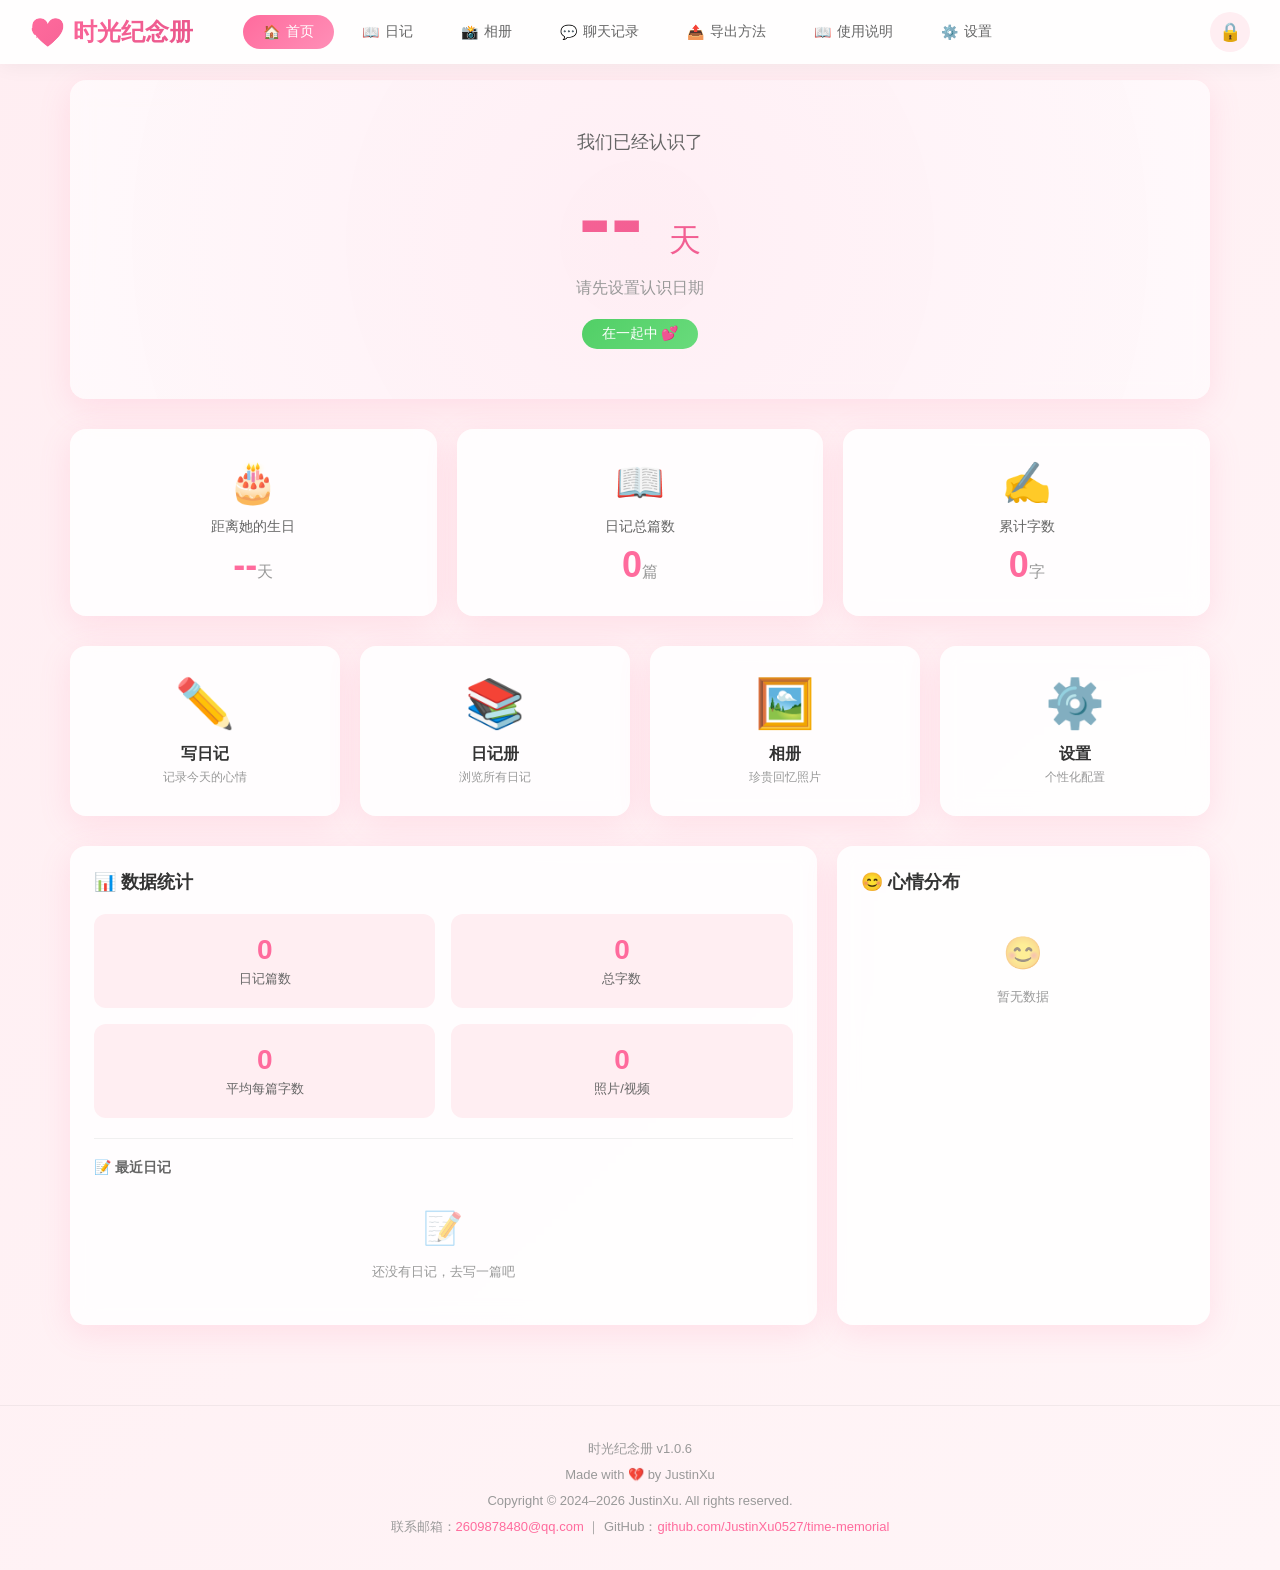
<file: src/renderer/pages/index.html>
<!DOCTYPE html>
<html lang="zh-CN">
<head>
  <meta charset="UTF-8">
  <meta name="viewport" content="width=device-width, initial-scale=1.0">
  <title>时光纪念册 - 首页</title>
  <link rel="stylesheet" href="../css/common.css">
  <style>
    /* 导航栏 */
    .navbar {
      position: fixed;
      top: 0;
      left: 0;
      right: 0;
      height: 64px;
      background: rgba(255, 255, 255, 0.9);
      backdrop-filter: blur(20px);
      box-shadow: 0 2px 20px rgba(0, 0, 0, 0.05);
      display: flex;
      align-items: center;
      padding: 0 30px;
      z-index: 100;
    }

    .navbar-logo {
      font-size: 24px;
      font-weight: 700;
      background: linear-gradient(135deg, var(--primary), var(--primary-dark));
      -webkit-background-clip: text;
      -webkit-text-fill-color: transparent;
      background-clip: text;
      display: flex;
      align-items: center;
      gap: 8px;
    }

    .navbar-logo-icon {
      font-size: 28px;
      animation: heartBeat 2s ease-in-out infinite;
    }

    .navbar-nav {
      display: flex;
      gap: 8px;
      margin-left: 50px;
      flex: 1;
    }

    .nav-item {
      padding: 8px 20px;
      border-radius: 20px;
      cursor: pointer;
      transition: var(--transition);
      font-size: 14px;
      color: var(--text-secondary);
      display: flex;
      align-items: center;
      gap: 6px;
    }

    .nav-item:hover {
      background: var(--bg-gradient-start);
      color: var(--primary);
    }

    .nav-item.active {
      background: linear-gradient(135deg, var(--primary), var(--primary-light));
      color: white;
    }

    .navbar-right {
      display: flex;
      align-items: center;
      gap: 12px;
    }

    .icon-btn {
      width: 40px;
      height: 40px;
      border-radius: 50%;
      border: none;
      background: var(--bg-gradient-start);
      cursor: pointer;
      font-size: 18px;
      transition: var(--transition);
      display: flex;
      align-items: center;
      justify-content: center;
    }

    .icon-btn:hover {
      background: var(--primary-light);
      color: white;
      transform: scale(1.1);
    }

    /* 主内容区 */
    .main-content {
      padding-top: 80px;
      padding-bottom: 40px;
      max-width: 1200px;
      margin: 0 auto;
      padding-left: 30px;
      padding-right: 30px;
    }

    /* 纪念日大卡片 */
    .hero-card {
      text-align: center;
      padding: 50px 40px;
      margin-bottom: 30px;
      position: relative;
      overflow: hidden;
    }

    .hero-card::before {
      content: '';
      position: absolute;
      top: -50%;
      left: -50%;
      width: 200%;
      height: 200%;
      background: radial-gradient(circle, rgba(255,107,157,0.1) 0%, transparent 70%);
      animation: pulse 4s ease-in-out infinite;
    }

    .hero-label {
      font-size: 18px;
      color: var(--text-secondary);
      margin-bottom: 16px;
      position: relative;
    }

    .hero-days {
      font-size: 96px;
      font-weight: 800;
      background: linear-gradient(135deg, var(--primary), var(--primary-dark));
      -webkit-background-clip: text;
      -webkit-text-fill-color: transparent;
      background-clip: text;
      line-height: 1;
      margin-bottom: 12px;
      position: relative;
      animation: float 3s ease-in-out infinite;
    }

    .hero-days-unit {
      font-size: 32px;
      font-weight: 500;
    }

    .hero-date {
      font-size: 16px;
      color: var(--text-light);
      position: relative;
    }

    .hero-detail {
      font-size: 15px;
      color: var(--text-secondary);
      margin-top: 6px;
      position: relative;
    }

    .hero-detail small {
      font-size: 13px;
      color: var(--text-light);
      margin: 0 2px;
    }

    .hero-status {
      display: inline-block;
      padding: 6px 20px;
      border-radius: 20px;
      font-size: 14px;
      margin-top: 20px;
      position: relative;
    }

    .status-together {
      background: linear-gradient(135deg, #51cf66, #69db7c);
      color: white;
    }

    .status-breakup {
      background: linear-gradient(135deg, #868e96, #adb5bd);
      color: white;
    }

    .hero-breakup-days {
      margin-top: 14px;
      position: relative;
      font-size: 15px;
      color: var(--text-secondary);
      padding-top: 14px;
      border-top: 1px dashed #ddd;
    }

    .hero-breakup-days strong {
      font-size: 28px;
      font-weight: 700;
      color: #868e96;
      margin: 0 4px;
    }

    .hero-breakup-detail {
      font-size: 13px;
      color: var(--text-light);
      margin-top: 4px;
    }

    /* 倒计时卡片 */
    .countdown-section {
      display: grid;
      grid-template-columns: repeat(3, 1fr);
      gap: 20px;
      margin-bottom: 30px;
    }

    .countdown-card {
      text-align: center;
      padding: 30px 20px;
    }

    .countdown-icon {
      font-size: 40px;
      margin-bottom: 12px;
    }

    .countdown-label {
      font-size: 14px;
      color: var(--text-secondary);
      margin-bottom: 8px;
    }

    .countdown-value {
      font-size: 36px;
      font-weight: 700;
      color: var(--primary);
    }

    .countdown-value small {
      font-size: 16px;
      font-weight: 400;
      color: var(--text-light);
    }

    /* 快捷入口 */
    .quick-section {
      display: grid;
      grid-template-columns: repeat(4, 1fr);
      gap: 20px;
      margin-bottom: 30px;
    }

    .quick-card {
      text-align: center;
      padding: 30px 20px;
      cursor: pointer;
    }

    .quick-icon {
      font-size: 48px;
      margin-bottom: 12px;
      transition: var(--transition);
    }

    .quick-card:hover .quick-icon {
      transform: scale(1.2);
    }

    .quick-title {
      font-size: 16px;
      font-weight: 600;
      margin-bottom: 4px;
    }

    .quick-desc {
      font-size: 12px;
      color: var(--text-light);
    }

    /* 统计面板 */
    .stats-section {
      display: grid;
      grid-template-columns: 2fr 1fr;
      gap: 20px;
    }

    .stats-title {
      font-size: 18px;
      font-weight: 600;
      margin-bottom: 20px;
      display: flex;
      align-items: center;
      gap: 8px;
    }

    .stats-grid {
      display: grid;
      grid-template-columns: repeat(2, 1fr);
      gap: 16px;
    }

    .stat-item {
      background: var(--bg-gradient-start);
      padding: 20px;
      border-radius: 12px;
      text-align: center;
    }

    .stat-value {
      font-size: 28px;
      font-weight: 700;
      color: var(--primary);
      margin-bottom: 4px;
    }

    .stat-label {
      font-size: 13px;
      color: var(--text-secondary);
    }

    /* 里程碑区域 */
    .milestone-section {
      margin-bottom: 30px;
    }

    .milestone-card {
      padding: 28px;
    }

    .milestone-title {
      font-size: 18px;
      font-weight: 600;
      margin-bottom: 20px;
      display: flex;
      align-items: center;
      gap: 8px;
    }

    .milestone-timeline {
      display: flex;
      flex-wrap: wrap;
      gap: 10px;
    }

    .milestone-item {
      padding: 10px 16px;
      border-radius: 20px;
      font-size: 13px;
      display: flex;
      align-items: center;
      gap: 6px;
      transition: var(--transition);
      background: #f0f0f0;
      color: var(--text-light);
    }

    .milestone-item.reached {
      background: linear-gradient(135deg, var(--primary), var(--primary-light));
      color: white;
      font-weight: 500;
      box-shadow: 0 2px 10px rgba(255, 107, 157, 0.2);
    }

    .milestone-item.reached:hover {
      transform: scale(1.05);
      box-shadow: 0 4px 15px rgba(255, 107, 157, 0.3);
    }

    .milestone-item.upcoming {
      background: #fff3cd;
      color: #856404;
      border: 2px dashed #ffc107;
      animation: pulseMilestone 2s ease-in-out infinite;
    }

    .milestone-date {
      font-size: 11px;
      opacity: 0.8;
      margin-left: 4px;
    }

    @keyframes pulseMilestone {
      0%, 100% { box-shadow: 0 0 0 0 rgba(255, 193, 7, 0.4); }
      50% { box-shadow: 0 0 0 8px rgba(255, 193, 7, 0); }
    }

    /* 心情分布 */
    .mood-chart {
      display: flex;
      flex-direction: column;
      gap: 12px;
    }

    .mood-item {
      display: flex;
      align-items: center;
      gap: 10px;
    }

    .mood-emoji {
      font-size: 20px;
      width: 30px;
    }

    .mood-bar-container {
      flex: 1;
      height: 8px;
      background: #f0f0f0;
      border-radius: 4px;
      overflow: hidden;
    }

    .mood-bar {
      height: 100%;
      background: linear-gradient(90deg, var(--primary), var(--primary-light));
      border-radius: 4px;
      transition: width 0.5s ease;
    }

    .mood-count {
      font-size: 12px;
      color: var(--text-light);
      width: 30px;
      text-align: right;
    }

    /* 最近日记 */
    .recent-diary {
      margin-top: 20px;
      padding-top: 20px;
      border-top: 1px solid #f0f0f0;
    }

    .recent-diary-title {
      font-size: 14px;
      font-weight: 600;
      margin-bottom: 12px;
      color: var(--text-secondary);
    }

    .recent-diary-item {
      padding: 12px;
      background: var(--bg-gradient-start);
      border-radius: 10px;
      cursor: pointer;
      transition: var(--transition);
    }

    .recent-diary-item:hover {
      background: var(--primary-light);
      color: white;
    }

    .recent-diary-date {
      font-size: 12px;
      color: var(--text-light);
      margin-bottom: 4px;
    }

    .recent-diary-content {
      font-size: 14px;
      color: var(--text-primary);
      overflow: hidden;
      text-overflow: ellipsis;
      white-space: nowrap;
    }

    .recent-diary-item:hover .recent-diary-content,
    .recent-diary-item:hover .recent-diary-date {
      color: white;
    }
  </style>
</head>
<body>
  <!-- 导航栏 -->
  <nav class="navbar">
    <div class="navbar-logo">
      <span class="navbar-logo-icon">💝</span>
      时光纪念册
    </div>
    <div class="navbar-nav">
      <div class="nav-item active" onclick="navigateTo('index.html')">
        <span>🏠</span> 首页
      </div>
      <div class="nav-item" onclick="navigateTo('diary.html')">
        <span>📖</span> 日记
      </div>
      <div class="nav-item" onclick="navigateTo('album.html')">
        <span>📸</span> 相册
      </div>
      <div class="nav-item" onclick="navigateTo('chat.html')">
        <span>💬</span> 聊天记录
      </div>
      <div class="nav-item nav-dropdown">
        <span>📤</span> 导出方法
        <div class="nav-dropdown-menu">
          <div class="nav-dropdown-item" onclick="navigateTo('export-guide.html?platform=wechat')">
            💬 微信
          </div>
          <div class="nav-dropdown-item" onclick="navigateTo('export-guide.html?platform=qq')">
            🐧 QQ
          </div>
          <div class="nav-dropdown-item" onclick="navigateTo('export-guide.html?platform=douyin')">
            🎵 抖音
          </div>
        </div>
      </div>
      <div class="nav-item" onclick="navigateTo('guide.html')">
        <span>📖</span> 使用说明
      </div>
      <div class="nav-item" onclick="navigateTo('settings.html')">
        <span>⚙️</span> 设置
      </div>
    </div>
    <div class="navbar-right">
      <button class="icon-btn" title="锁定" onclick="lockApp()">🔒</button>
    </div>
  </nav>

  <!-- 主内容 -->
  <div class="main-content">
    <!-- 纪念日大卡片 -->
    <div class="card hero-card fade-in">
      <div class="hero-label" id="heroLabel">我们已经认识了</div>
      <div class="hero-days">
        <span id="heroDays">--</span>
        <span class="hero-days-unit">天</span>
      </div>
      <div class="hero-detail" id="heroDetail"></div>
      <div class="hero-date" id="heroDate">请先设置认识日期</div>
      <div class="hero-status status-together" id="heroStatus">在一起中 💕</div>
      <div class="hero-breakup-days" id="heroBreakupDays" style="display: none;">
        <span>已分开 </span>
        <strong id="heroBreakupVal">--</strong>
        <span> 天</span>
        <div class="hero-breakup-detail" id="heroBreakupDetail"></div>
      </div>
    </div>

    <!-- 倒计时卡片 -->
    <div class="countdown-section">
      <div class="card countdown-card fade-in" style="animation-delay: 0.1s">
        <div class="countdown-icon">🎂</div>
        <div class="countdown-label">距离她的生日</div>
        <div class="countdown-value" id="birthdayCountdown">--<small>天</small></div>
      </div>
      <div class="card countdown-card fade-in" style="animation-delay: 0.2s">
        <div class="countdown-icon">📖</div>
        <div class="countdown-label">日记总篇数</div>
        <div class="countdown-value" id="diaryCount">0<small>篇</small></div>
      </div>
      <div class="card countdown-card fade-in" style="animation-delay: 0.3s">
        <div class="countdown-icon">✍️</div>
        <div class="countdown-label">累计字数</div>
        <div class="countdown-value" id="totalWords">0<small>字</small></div>
      </div>
    </div>

    <!-- 里程碑 -->
    <div class="milestone-section" id="milestoneSection" style="display: none;">
      <div class="card milestone-card fade-in" style="animation-delay: 0.35s">
        <div class="milestone-title">🏆 纪念日里程碑</div>
        <div class="milestone-timeline" id="milestoneTimeline"></div>
      </div>
    </div>

    <!-- 快捷入口 -->
    <div class="quick-section">
      <div class="card quick-card fade-in" style="animation-delay: 0.4s" onclick="navigateTo('diary.html?action=new')">
        <div class="quick-icon">✏️</div>
        <div class="quick-title">写日记</div>
        <div class="quick-desc">记录今天的心情</div>
      </div>
      <div class="card quick-card fade-in" style="animation-delay: 0.5s" onclick="navigateTo('diary.html')">
        <div class="quick-icon">📚</div>
        <div class="quick-title">日记册</div>
        <div class="quick-desc">浏览所有日记</div>
      </div>
      <div class="card quick-card fade-in" style="animation-delay: 0.6s" onclick="navigateTo('album.html')">
        <div class="quick-icon">🖼️</div>
        <div class="quick-title">相册</div>
        <div class="quick-desc">珍贵回忆照片</div>
      </div>
      <div class="card quick-card fade-in" style="animation-delay: 0.7s" onclick="navigateTo('settings.html')">
        <div class="quick-icon">⚙️</div>
        <div class="quick-title">设置</div>
        <div class="quick-desc">个性化配置</div>
      </div>
    </div>

    <!-- 统计面板 -->
    <div class="stats-section">
      <div class="card fade-in" style="animation-delay: 0.8s">
        <div class="stats-title">📊 数据统计</div>
        <div class="stats-grid">
          <div class="stat-item">
            <div class="stat-value" id="statDiaryCount">0</div>
            <div class="stat-label">日记篇数</div>
          </div>
          <div class="stat-item">
            <div class="stat-value" id="statTotalWords">0</div>
            <div class="stat-label">总字数</div>
          </div>
          <div class="stat-item">
            <div class="stat-value" id="statAvgWords">0</div>
            <div class="stat-label">平均每篇字数</div>
          </div>
          <div class="stat-item">
            <div class="stat-value" id="statPhotos">0</div>
            <div class="stat-label">照片/视频</div>
          </div>
        </div>
        
        <div class="recent-diary">
          <div class="recent-diary-title">📝 最近日记</div>
          <div id="recentDiaryList">
            <div class="empty-state" style="padding: 20px;">
              <div class="empty-state-icon" style="font-size: 32px;">📝</div>
              <div class="empty-state-text" style="font-size: 13px;">还没有日记，去写一篇吧</div>
            </div>
          </div>
        </div>
      </div>

      <div class="card fade-in" style="animation-delay: 0.9s">
        <div class="stats-title">😊 心情分布</div>
        <div class="mood-chart" id="moodChart">
          <div class="empty-state" style="padding: 20px;">
            <div class="empty-state-icon" style="font-size: 32px;">😊</div>
            <div class="empty-state-text" style="font-size: 13px;">暂无数据</div>
          </div>
        </div>
      </div>
    </div>
  </div>

  <script src="../js/common.js"></script>
  <script>
    let settings = {};
    let diaryStats = {};
    let diaries = [];

    // 初始化
    async function init() {
      settings = await getSettings();
      applyTheme(settings.theme || 'sweet-pink');
      
      updateHero();
      updateBirthdayCountdown();
      updateMilestones();
      await loadStats();
      await loadRecentDiary();
      
      // 每秒更新实时天数
      setInterval(() => {
        updateHero();
        updateMilestones();
      }, 1000);
    }

    // 更新纪念日展示
    function updateHero() {
      const heroLabel = document.getElementById('heroLabel');
      const heroDays = document.getElementById('heroDays');
      const heroDate = document.getElementById('heroDate');
      const heroStatus = document.getElementById('heroStatus');
      const heroDetail = document.getElementById('heroDetail');
      const heroBreakupDays = document.getElementById('heroBreakupDays');
      const heroBreakupVal = document.getElementById('heroBreakupVal');
      const heroBreakupDetail = document.getElementById('heroBreakupDetail');

      if (!settings.meetDate) {
        heroLabel.textContent = '欢迎使用时光纪念册';
        heroDays.textContent = '--';
        heroDate.textContent = '请先在设置中填写认识日期';
        heroDetail.textContent = '';
        heroStatus.style.display = 'none';
        heroBreakupDays.style.display = 'none';
        return;
      }

      const result = calcTotalTimes(settings.meetDate, settings.breakupRecords || []);
      const { togetherSeconds, apartSeconds, status } = result;

      // 在一起天数和详细时间
      const togetherDays = Math.floor(togetherSeconds / 86400);
      const th = Math.floor((togetherSeconds % 86400) / 3600);
      const tm = Math.floor((togetherSeconds % 3600) / 60);
      const ts = togetherSeconds % 60;

      heroDays.textContent = togetherDays.toLocaleString();
      heroDetail.innerHTML = `${String(th).padStart(2,'0')}<small>时</small> ${String(tm).padStart(2,'0')}<small>分</small> ${String(ts).padStart(2,'0')}<small>秒</small>`;
      
      heroDate.textContent = `认识于 ${formatDateTime(settings.meetDate)}`;

      if (status === 'breakup') {
        heroLabel.textContent = '我们已经在一起了';
        heroStatus.className = 'hero-status status-breakup';
        heroStatus.textContent = '已分开 💔';
        heroStatus.style.display = 'inline-block';
        
        // 分开总时长
        const apartDays = Math.floor(apartSeconds / 86400);
        const ah = Math.floor((apartSeconds % 86400) / 3600);
        const am = Math.floor((apartSeconds % 3600) / 60);
        const as = apartSeconds % 60;
        heroBreakupDays.style.display = 'block';
        heroBreakupVal.textContent = apartDays.toLocaleString();
        heroBreakupDetail.innerHTML = `${String(ah).padStart(2,'0')}时 ${String(am).padStart(2,'0')}分 ${String(as).padStart(2,'0')}秒`;
      } else {
        heroLabel.textContent = '我们已经认识了';
        heroStatus.className = 'hero-status status-together';
        heroStatus.textContent = '在一起中 💕';
        heroStatus.style.display = 'inline-block';
        heroBreakupDays.style.display = 'none';
      }
    }

    // 更新生日倒计时
    function updateBirthdayCountdown() {
      const el = document.getElementById('birthdayCountdown');
      if (!settings.birthday) {
        el.innerHTML = '--<small>天</small>';
        return;
      }
      const days = daysUntilBirthday(settings.birthday);
      if (days === 0) {
        el.innerHTML = '🎂<small>今天是生日！</small>';
      } else {
        el.innerHTML = `${days}<small>天</small>`;
      }
    }

    // 加载统计数据
    async function loadStats() {
      diaryStats = await getDiaryStats();
      const photos = await getPhotos('all');
      
      document.getElementById('diaryCount').innerHTML = `${diaryStats.totalCount}<small>篇</small>`;
      document.getElementById('totalWords').innerHTML = `${diaryStats.totalWords.toLocaleString()}<small>字</small>`;
      document.getElementById('statDiaryCount').textContent = diaryStats.totalCount;
      document.getElementById('statTotalWords').textContent = diaryStats.totalWords.toLocaleString();
      document.getElementById('statAvgWords').textContent = 
        diaryStats.totalCount > 0 ? Math.round(diaryStats.totalWords / diaryStats.totalCount) : 0;
      document.getElementById('statPhotos').textContent = photos.length;
      
      // 心情分布
      renderMoodChart(diaryStats.moodStats);
    }

    // 渲染心情分布
    function renderMoodChart(moodStats) {
      const container = document.getElementById('moodChart');
      const moods = Object.keys(moodStats);
      
      if (moods.length === 0) {
        container.innerHTML = `
          <div class="empty-state" style="padding: 20px;">
            <div class="empty-state-icon" style="font-size: 32px;">😊</div>
            <div class="empty-state-text" style="font-size: 13px;">暂无数据</div>
          </div>
        `;
        return;
      }

      const total = Object.values(moodStats).reduce((a, b) => a + b, 0);
      const sortedMoods = moods.sort((a, b) => moodStats[b] - moodStats[a]);
      
      container.innerHTML = sortedMoods.map(mood => {
        const count = moodStats[mood];
        const percent = Math.round((count / total) * 100);
        return `
          <div class="mood-item">
            <span class="mood-emoji">${moodEmojis[mood] || '🙂'}</span>
            <div class="mood-bar-container">
              <div class="mood-bar" style="width: ${percent}%"></div>
            </div>
            <span class="mood-count">${count}</span>
          </div>
        `;
      }).join('');
    }

    // 加载最近日记
    async function loadRecentDiary() {
      diaries = await getDiaries();
      const container = document.getElementById('recentDiaryList');
      
      const recent = diaries.sort((a, b) => new Date(b.date) - new Date(a.date)).slice(0, 3);
      
      if (recent.length === 0) {
        container.innerHTML = `
          <div class="empty-state" style="padding: 20px;">
            <div class="empty-state-icon" style="font-size: 32px;">📝</div>
            <div class="empty-state-text" style="font-size: 13px;">还没有日记，去写一篇吧</div>
          </div>
        `;
        return;
      }

      container.innerHTML = recent.map(d => {
        const diaryMoods = Array.isArray(d.moods) ? d.moods : (d.mood ? [d.mood] : ['normal']);
        const moodStr = diaryMoods.map(m => moodEmojis[m] || '').join(' ')
        return `
        <div class="recent-diary-item" onclick="navigateTo('diary.html?id=${d.id}')" style="margin-bottom: 8px;">
          <div class="recent-diary-date">${moodStr} ${formatDate(d.date)} · ${d.wordCount}字</div>
          <div class="recent-diary-content">${d.content || ''}</div>
        </div>
      `;
      }).join('');
    }

    // 里程碑配置
    const milestones = [
      { days: 1, icon: '💫', label: '认识第一天' },
      { days: 7, icon: '🌟', label: '一周' },
      { days: 30, icon: '🌙', label: '一个月' },
      { days: 50, icon: '🌷', label: '半百之日' },
      { days: 99, icon: '💝', label: '长长久久' },
      { days: 100, icon: '💯', label: '百天纪念' },
      { days: 200, icon: '🌸', label: '两百天' },
      { days: 300, icon: '🌻', label: '三百天' },
      { days: 365, icon: '🎂', label: '一周年' },
      { days: 500, icon: '💎', label: '五百天' },
      { days: 520, icon: '💕', label: '520天' },
      { days: 666, icon: '✨', label: '666天' },
      { days: 700, icon: '🌈', label: '七百天' },
      { days: 730, icon: '🎉', label: '两周年' },
      { days: 800, icon: '🦋', label: '八百天' },
      { days: 900, icon: '💖', label: '九百天' },
      { days: 999, icon: '👑', label: '久久久' },
      { days: 1000, icon: '🏆', label: '一千天' },
      { days: 1095, icon: '🎊', label: '三周年' },
      { days: 1460, icon: '💒', label: '四周年' },
      { days: 1825, icon: '💍', label: '五周年' }
    ];

    // 更新里程碑显示
    function updateMilestones() {
      const section = document.getElementById('milestoneSection');
      const timeline = document.getElementById('milestoneTimeline');
      
      if (!settings.meetDate) {
        section.style.display = 'none';
        return;
      }

      const status = getCurrentStatus(settings.breakupRecords || []);
      if (status === 'breakup') {
        section.style.display = 'none';
        return;
      }

      const meetDate = new Date(settings.meetDate.replace(' ', 'T'));
      const now = new Date();
      const currentDays = Math.floor((now - meetDate) / 86400000);

      // 找到下一个未达成的里程碑
      let nextMilestone = null;
      const reachedList = [];

      milestones.forEach(m => {
        if (currentDays >= m.days) {
          // 已达成 - 计算达成日期
          const achievedDate = new Date(meetDate);
          achievedDate.setDate(achievedDate.getDate() + m.days);
          reachedList.push({
            ...m,
            achievedDate: formatDate(achievedDate.toISOString().split('T')[0])
          });
        } else if (!nextMilestone) {
          nextMilestone = m;
        }
      });

      if (reachedList.length === 0 && !nextMilestone) {
        section.style.display = 'none';
        return;
      }

      section.style.display = 'block';
      
      // 只显示最近达成的几个和下一个
      const recentReached = reachedList.slice(-8);
      
      let html = '';
      
      // 已达成的里程碑
      recentReached.forEach(m => {
        html += `
          <div class="milestone-item reached" title="${m.achievedDate} 达成">
            ${m.icon} ${m.label}
            <span class="milestone-date">${m.achievedDate}</span>
          </div>
        `;
      });

      // 下一个里程碑
      if (nextMilestone) {
        const nextDate = new Date(meetDate);
        nextDate.setDate(nextDate.getDate() + nextMilestone.days);
        const daysToNext = nextMilestone.days - currentDays;
        html += `
          <div class="milestone-item upcoming" title="还有${daysToNext}天达成">
            ${nextMilestone.icon} ${nextMilestone.label}
            <span class="milestone-date">还有${daysToNext}天</span>
          </div>
        `;
      }

      timeline.innerHTML = html;
    }

    // 锁定应用
    function lockApp() {
      window.location.href = 'login.html';
    }

    // 启动
    init();
  </script>
  <footer class="app-footer">
    <div>时光纪念册 v1.0.6</div>
    <div>Made with 💔 by JustinXu</div>
    <div>Copyright © 2024–2026 JustinXu. All rights reserved.</div>
    <div>联系邮箱：<a href="mailto:2609878480@qq.com">2609878480@qq.com</a> ｜ GitHub：<a href="https://github.com/JustinXu0527/time-memorial" target="_blank">github.com/JustinXu0527/time-memorial</a></div>
  </footer>
</body>
</html>
</file>
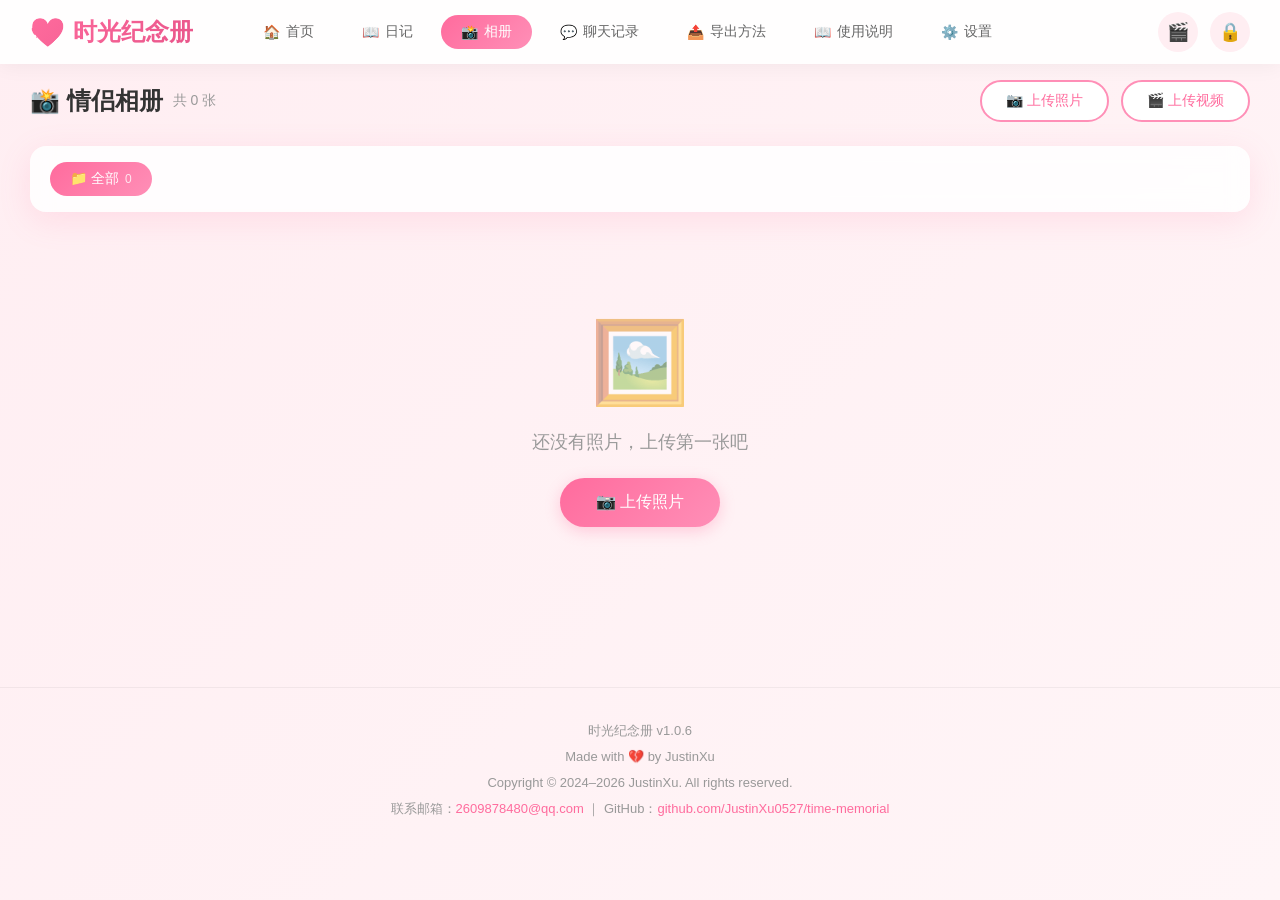
<file: src/renderer/pages/album.html>
<!DOCTYPE html>
<html lang="zh-CN">
<head>
  <meta charset="UTF-8">
  <meta name="viewport" content="width=device-width, initial-scale=1.0">
  <title>时光纪念册 - 相册</title>
  <link rel="stylesheet" href="../css/common.css">
  <style>
    /* 导航栏 */
    .navbar {
      position: fixed;
      top: 0;
      left: 0;
      right: 0;
      height: 64px;
      background: rgba(255, 255, 255, 0.9);
      backdrop-filter: blur(20px);
      box-shadow: 0 2px 20px rgba(0, 0, 0, 0.05);
      display: flex;
      align-items: center;
      padding: 0 30px;
      z-index: 100;
    }

    .navbar-logo {
      font-size: 24px;
      font-weight: 700;
      background: linear-gradient(135deg, var(--primary), var(--primary-dark));
      -webkit-background-clip: text;
      -webkit-text-fill-color: transparent;
      background-clip: text;
      display: flex;
      align-items: center;
      gap: 8px;
    }

    .navbar-logo-icon {
      font-size: 28px;
      animation: heartBeat 2s ease-in-out infinite;
    }

    .navbar-nav {
      display: flex;
      gap: 8px;
      margin-left: 50px;
      flex: 1;
    }

    .nav-item {
      padding: 8px 20px;
      border-radius: 20px;
      cursor: pointer;
      transition: var(--transition);
      font-size: 14px;
      color: var(--text-secondary);
      display: flex;
      align-items: center;
      gap: 6px;
    }

    .nav-item:hover {
      background: var(--bg-gradient-start);
      color: var(--primary);
    }

    .nav-item.active {
      background: linear-gradient(135deg, var(--primary), var(--primary-light));
      color: white;
    }

    .navbar-right {
      display: flex;
      align-items: center;
      gap: 12px;
    }

    .icon-btn {
      width: 40px;
      height: 40px;
      border-radius: 50%;
      border: none;
      background: var(--bg-gradient-start);
      cursor: pointer;
      font-size: 18px;
      transition: var(--transition);
      display: flex;
      align-items: center;
      justify-content: center;
    }

    .icon-btn:hover {
      background: var(--primary-light);
      color: white;
      transform: scale(1.1);
    }

    /* 主内容区 */
    .main-content {
      padding-top: 80px;
      padding-bottom: 40px;
      max-width: 1400px;
      margin: 0 auto;
      padding-left: 30px;
      padding-right: 30px;
    }

    /* 页面标题 */
    .page-header {
      display: flex;
      justify-content: space-between;
      align-items: center;
      margin-bottom: 24px;
    }

    .page-title {
      font-size: 24px;
      font-weight: 700;
      display: flex;
      align-items: center;
      gap: 10px;
    }

    .page-actions {
      display: flex;
      gap: 12px;
    }

    /* 相册分类标签 */
    .album-tabs {
      display: flex;
      gap: 10px;
      margin-bottom: 24px;
      flex-wrap: wrap;
      padding: 16px 20px;
      background: var(--card-bg);
      backdrop-filter: blur(10px);
      border-radius: var(--border-radius);
      box-shadow: var(--card-shadow);
    }

    .album-tab {
      padding: 8px 20px;
      border-radius: 20px;
      cursor: pointer;
      transition: var(--transition);
      font-size: 14px;
      background: var(--bg-gradient-start);
      color: var(--text-secondary);
      display: flex;
      align-items: center;
      gap: 6px;
    }

    .album-tab:hover {
      background: var(--primary-light);
      color: white;
    }

    .album-tab.active {
      background: linear-gradient(135deg, var(--primary), var(--primary-light));
      color: white;
    }

    .album-tab-count {
      font-size: 12px;
      opacity: 0.8;
    }

    .album-tab-add {
      border: 2px dashed var(--primary-light);
      background: transparent;
      color: var(--primary);
    }

    .album-tab-add:hover {
      border-color: var(--primary);
      background: var(--primary);
      color: white;
    }

    /* 照片瀑布流网格 */
    .photo-grid {
      /* 默认为普通容器，有照片时通过 .masonry 激活瀑布流 */
    }

    .photo-grid.masonry {
      columns: 4;
      column-gap: 16px;
    }

    @media (max-width: 1200px) {
      .photo-grid.masonry { columns: 3; }
    }

    @media (max-width: 800px) {
      .photo-grid.masonry { columns: 2; }
    }

    .photo-item {
      break-inside: avoid;
      margin-bottom: 16px;
      position: relative;
      border-radius: 12px;
      overflow: hidden;
      cursor: pointer;
      transition: var(--transition);
      background: #f5f5f5;
    }

    .photo-item:hover {
      transform: translateY(-5px);
      box-shadow: 0 10px 30px rgba(0, 0, 0, 0.2);
    }

    .photo-item img,
    .photo-item video {
      width: 100%;
      height: 100%;
      object-fit: cover;
    }

    .photo-item .video-badge {
      position: absolute;
      top: 10px;
      right: 10px;
      background: rgba(0, 0, 0, 0.6);
      color: white;
      padding: 4px 10px;
      border-radius: 12px;
      font-size: 12px;
      display: flex;
      align-items: center;
      gap: 4px;
    }

    .photo-item .photo-overlay {
      position: absolute;
      bottom: 0;
      left: 0;
      right: 0;
      padding: 16px 12px 12px;
      background: linear-gradient(transparent, rgba(0, 0, 0, 0.7));
      color: white;
      opacity: 0;
      transition: var(--transition);
    }

    .photo-item:hover .photo-overlay {
      opacity: 1;
    }

    .photo-note {
      font-size: 12px;
      overflow: hidden;
      text-overflow: ellipsis;
      white-space: nowrap;
      margin-bottom: 8px;
    }

    .photo-date {
      font-size: 11px;
      opacity: 0.8;
    }

    .photo-delete-btn {
      position: absolute;
      top: 10px;
      left: 10px;
      width: 28px;
      height: 28px;
      border-radius: 50%;
      background: rgba(255, 107, 107, 0.9);
      color: white;
      border: none;
      cursor: pointer;
      font-size: 14px;
      opacity: 0;
      transition: var(--transition);
      display: flex;
      align-items: center;
      justify-content: center;
    }

    .photo-item:hover .photo-delete-btn {
      opacity: 1;
    }

    .photo-delete-btn:hover {
      background: #ff6b6b;
      transform: scale(1.1);
    }

    /* 空状态 */
    .empty-state {
      text-align: center;
      padding: 80px 20px;
      color: var(--text-light);
    }

    .empty-state-icon {
      font-size: 80px;
      margin-bottom: 20px;
      opacity: 0.5;
    }

    .empty-state-text {
      font-size: 18px;
      margin-bottom: 24px;
    }

    /* 图片查看器模态框 */
    .viewer-overlay {
      position: fixed;
      top: 0;
      left: 0;
      right: 0;
      bottom: 0;
      background: rgba(0, 0, 0, 0.9);
      display: flex;
      align-items: center;
      justify-content: center;
      z-index: 1000;
      opacity: 0;
      visibility: hidden;
      transition: var(--transition);
    }

    .viewer-overlay.active {
      opacity: 1;
      visibility: visible;
    }

    .viewer-content {
      max-width: 90vw;
      max-height: 85vh;
      position: relative;
    }

    .viewer-content img,
    .viewer-content video {
      max-width: 90vw;
      max-height: 80vh;
      object-fit: contain;
      border-radius: 8px;
    }

    .viewer-close {
      position: absolute;
      top: -40px;
      right: 0;
      background: none;
      border: none;
      color: white;
      font-size: 32px;
      cursor: pointer;
      transition: var(--transition);
    }

    .viewer-close:hover {
      transform: rotate(90deg);
    }

    .viewer-info {
      position: absolute;
      bottom: -50px;
      left: 0;
      right: 0;
      color: white;
      text-align: center;
      font-size: 14px;
      opacity: 0.8;
    }

    .viewer-nav {
      position: absolute;
      top: 50%;
      transform: translateY(-50%);
      width: 50px;
      height: 50px;
      border-radius: 50%;
      background: rgba(255, 255, 255, 0.2);
      color: white;
      border: none;
      font-size: 24px;
      cursor: pointer;
      transition: var(--transition);
      display: flex;
      align-items: center;
      justify-content: center;
    }

    .viewer-nav:hover {
      background: rgba(255, 255, 255, 0.4);
    }

    .viewer-prev {
      left: -70px;
    }

    .viewer-next {
      right: -70px;
    }

    /* 上传区域 */
    .upload-zone {
      border: 3px dashed var(--primary-light);
      border-radius: 16px;
      padding: 40px;
      text-align: center;
      cursor: pointer;
      transition: var(--transition);
      background: rgba(255, 255, 255, 0.5);
      margin-bottom: 24px;
    }

    .upload-zone:hover {
      border-color: var(--primary);
      background: var(--bg-gradient-start);
    }

    .upload-icon {
      font-size: 48px;
      margin-bottom: 12px;
    }

    .upload-text {
      font-size: 16px;
      color: var(--text-secondary);
      margin-bottom: 8px;
    }

    .upload-hint {
      font-size: 13px;
      color: var(--text-light);
    }

    /* 幻灯片按钮 */
    .slideshow-btn {
      display: flex;
      align-items: center;
      gap: 6px;
    }
  </style>
</head>
<body>
  <!-- 导航栏 -->
  <nav class="navbar">
    <div class="navbar-logo">
      <span class="navbar-logo-icon">💝</span>
      时光纪念册
    </div>
    <div class="navbar-nav">
      <div class="nav-item" onclick="navigateTo('index.html')">
        <span>🏠</span> 首页
      </div>
      <div class="nav-item" onclick="navigateTo('diary.html')">
        <span>📖</span> 日记
      </div>
      <div class="nav-item active" onclick="navigateTo('album.html')">
        <span>📸</span> 相册
      </div>
      <div class="nav-item" onclick="navigateTo('chat.html')">
        <span>💬</span> 聊天记录
      </div>
      <div class="nav-item nav-dropdown">
        <span>📤</span> 导出方法
        <div class="nav-dropdown-menu">
          <div class="nav-dropdown-item" onclick="navigateTo('export-guide.html?platform=wechat')">
            💬 微信
          </div>
          <div class="nav-dropdown-item" onclick="navigateTo('export-guide.html?platform=qq')">
            🐧 QQ
          </div>
          <div class="nav-dropdown-item" onclick="navigateTo('export-guide.html?platform=douyin')">
            🎵 抖音
          </div>
        </div>
      </div>
      <div class="nav-item" onclick="navigateTo('guide.html')">
        <span>📖</span> 使用说明
      </div>
      <div class="nav-item" onclick="navigateTo('settings.html')">
        <span>⚙️</span> 设置
      </div>
    </div>
    <div class="navbar-right">
      <button class="icon-btn" title="幻灯片播放" onclick="startSlideshow()">🎬</button>
      <button class="icon-btn" title="锁定" onclick="lockApp()">🔒</button>
    </div>
  </nav>

  <!-- 主内容 -->
  <div class="main-content">
    <div class="page-header">
      <div class="page-title">
        📸 情侣相册
        <span style="font-size: 14px; font-weight: 400; color: var(--text-light);" id="photoCount">共 0 张</span>
      </div>
      <div class="page-actions">
        <button class="btn btn-secondary" onclick="uploadPhotos()">
          📷 上传照片
        </button>
        <button class="btn btn-secondary" onclick="uploadVideos()">
          🎬 上传视频
        </button>
      </div>
    </div>

    <!-- 相册分类 -->
    <div class="album-tabs" id="albumTabs">
      <div class="album-tab active" data-album="all" onclick="switchAlbum('all')">
        📁 全部 <span class="album-tab-count" id="count-all">0</span>
      </div>
    </div>

    <!-- 照片网格 -->
    <div class="photo-grid" id="photoGrid">
      <div class="empty-state" style="width: 100%;">
        <div class="empty-state-icon">🖼️</div>
        <div class="empty-state-text">还没有照片，上传第一张吧</div>
        <button class="btn btn-primary btn-lg" onclick="uploadPhotos()">
          📷 上传照片
        </button>
      </div>
    </div>
  </div>

  <!-- 图片查看器 -->
  <div class="viewer-overlay" id="viewerOverlay" onclick="closeViewer(event)">
    <button class="viewer-nav viewer-prev" onclick="event.stopPropagation(); prevPhoto()">‹</button>
    <div class="viewer-content" onclick="event.stopPropagation()">
      <button class="viewer-close" onclick="closeViewer()">×</button>
      <div id="viewerMedia"></div>
      <div class="viewer-info" id="viewerInfo"></div>
    </div>
    <button class="viewer-nav viewer-next" onclick="event.stopPropagation(); nextPhoto()">›</button>
  </div>

  <!-- 新建相册模态框 -->
  <div class="modal-overlay" id="albumModal">
    <div class="modal">
      <div class="modal-header">
        <div class="modal-title">新建相册</div>
        <button class="modal-close" onclick="closeAlbumModal()">×</button>
      </div>
      <div class="input-group">
        <label>相册名称</label>
        <input type="text" id="albumName" placeholder="请输入相册名称">
      </div>
      <div style="display: flex; gap: 12px; justify-content: flex-end;">
        <button class="btn btn-secondary" onclick="closeAlbumModal()">取消</button>
        <button class="btn btn-primary" onclick="createAlbum()">创建</button>
      </div>
    </div>
  </div>

  <!-- 删除确认模态框 -->
  <div class="modal-overlay" id="deleteModal">
    <div class="modal">
      <div class="modal-header">
        <div class="modal-title">确认删除</div>
        <button class="modal-close" onclick="closeDeleteModal()">×</button>
      </div>
      <p style="color: var(--text-secondary); margin-bottom: 24px;">确定要删除这张照片/视频吗？删除后无法恢复。</p>
      <div style="display: flex; gap: 12px; justify-content: flex-end;">
        <button class="btn btn-secondary" onclick="closeDeleteModal()">取消</button>
        <button class="btn btn-danger" onclick="confirmDelete()">确认删除</button>
      </div>
    </div>
  </div>

  <script src="../js/common.js"></script>
  <script>
    let albums = [];
    let photos = [];
    let currentAlbum = 'all';
    let currentPhotoIndex = 0;
    let filteredPhotos = [];
    let deleteTargetId = null;
    let slideshowInterval = null;

    // 初始化
    async function init() {
      const settings = await getSettings();
      applyTheme(settings.theme || 'sweet-pink');

      await loadAlbums();
      await loadPhotos();
      renderAlbumTabs();
      renderPhotos();
    }

    // 加载相册分类
    async function loadAlbums() {
      albums = await getAlbums();
    }

    // 加载照片
    async function loadPhotos() {
      photos = await getPhotos('all');
    }

    // 渲染相册标签
    function renderAlbumTabs() {
      const container = document.getElementById('albumTabs');
      
      // 计算每个相册的照片数量
      const countMap = {};
      photos.forEach(p => {
        countMap[p.albumId] = (countMap[p.albumId] || 0) + 1;
      });
      countMap['all'] = photos.length;

      let html = `
        <div class="album-tab ${currentAlbum === 'all' ? 'active' : ''}" data-album="all" onclick="switchAlbum('all')">
          📁 全部 <span class="album-tab-count">${countMap['all'] || 0}</span>
        </div>
      `;

      albums.forEach(album => {
        html += `
          <div class="album-tab ${currentAlbum === album.id ? 'active' : ''}" data-album="${album.id}" onclick="switchAlbum('${album.id}')">
            📂 ${album.name} <span class="album-tab-count">${countMap[album.id] || 0}</span>
          </div>
        `;
      });

      html += `
        <div class="album-tab album-tab-add" onclick="showAlbumModal()">
          ➕ 新建相册
        </div>
      `;

      container.innerHTML = html;
    }

    // 切换相册
    function switchAlbum(albumId) {
      currentAlbum = albumId;
      renderAlbumTabs();
      renderPhotos();
    }

    // 渲染照片
    async function renderPhotos() {
      const container = document.getElementById('photoGrid');
      
      filteredPhotos = currentAlbum === 'all' 
        ? photos 
        : photos.filter(p => p.albumId === currentAlbum);

      // 按时间倒序
      filteredPhotos.sort((a, b) => new Date(b.uploadedAt) - new Date(a.uploadedAt));

      document.getElementById('photoCount').textContent = `共 ${filteredPhotos.length} 张`;

      if (filteredPhotos.length === 0) {
        container.classList.remove('masonry');
        container.innerHTML = `
          <div class="empty-state" style="width: 100%;">
            <div class="empty-state-icon">🖼️</div>
            <div class="empty-state-text">这个相册还没有照片</div>
            <button class="btn btn-primary btn-lg" onclick="uploadPhotos()">
              📷 上传照片
            </button>
          </div>
        `;
        return;
      }

      container.classList.add('masonry');
      container.innerHTML = '';
      
      for (let i = 0; i < filteredPhotos.length; i++) {
        const photo = filteredPhotos[i];
        const mediaPath = await getMediaPath(photo.filename, photo.type);
        
        const item = document.createElement('div');
        item.className = 'photo-item fade-in';
        item.style.animationDelay = `${i * 0.05}s`;
        item.onclick = () => openViewer(i);
        
        if (photo.type === 'video') {
          item.innerHTML = `
            <video src="file://${mediaPath}" muted></video>
            <div class="video-badge">▶️ 视频</div>
            <button class="photo-delete-btn" onclick="event.stopPropagation(); showDeleteModal(${photo.id})">🗑️</button>
            <div class="photo-overlay">
              <div class="photo-note">${photo.note || '点击查看'}</div>
              <div class="photo-date">${formatDate(photo.uploadedAt)}</div>
            </div>
          `;
        } else {
          item.innerHTML = `
            <img src="file://${mediaPath}" alt="照片" loading="lazy">
            <button class="photo-delete-btn" onclick="event.stopPropagation(); showDeleteModal(${photo.id})">🗑️</button>
            <div class="photo-overlay">
              <div class="photo-note">${photo.note || '点击查看'}</div>
              <div class="photo-date">${formatDate(photo.uploadedAt)}</div>
            </div>
          `;
        }
        
        container.appendChild(item);
      }
    }

    // 上传照片
    async function uploadPhotos() {
      const result = await openFileDialog({
        properties: ['openFile', 'multiSelections'],
        filters: [
          { name: '图片', extensions: ['jpg', 'jpeg', 'png', 'gif', 'bmp', 'webp'] }
        ]
      });

      if (result.canceled || !result.filePaths.length) return;

      const albumId = currentAlbum === 'all' ? 'daily' : currentAlbum;
      let successCount = 0;

      for (const filePath of result.filePaths) {
        const res = await uploadPhoto(filePath, albumId, '');
        if (res.success) successCount++;
      }

      showToast(`成功上传 ${successCount} 张照片 📷`, 'success');
      await loadPhotos();
      renderAlbumTabs();
      renderPhotos();
    }

    // 上传视频
    async function uploadVideos() {
      const result = await openFileDialog({
        properties: ['openFile', 'multiSelections'],
        filters: [
          { name: '视频', extensions: ['mp4', 'avi', 'mov', 'mkv', 'webm'] }
        ]
      });

      if (result.canceled || !result.filePaths.length) return;

      const albumId = currentAlbum === 'all' ? 'daily' : currentAlbum;
      let successCount = 0;

      for (const filePath of result.filePaths) {
        const res = await uploadVideo(filePath, albumId, '');
        if (res.success) successCount++;
      }

      showToast(`成功上传 ${successCount} 个视频 🎬`, 'success');
      await loadPhotos();
      renderAlbumTabs();
      renderPhotos();
    }

    // 打开查看器
    async function openViewer(index) {
      currentPhotoIndex = index;
      await showCurrentPhoto();
      document.getElementById('viewerOverlay').classList.add('active');
    }

    // 显示当前照片
    async function showCurrentPhoto() {
      const photo = filteredPhotos[currentPhotoIndex];
      if (!photo) return;

      const mediaPath = await getMediaPath(photo.filename, photo.type);
      const mediaContainer = document.getElementById('viewerMedia');
      const infoEl = document.getElementById('viewerInfo');

      if (photo.type === 'video') {
        mediaContainer.innerHTML = `<video src="file://${mediaPath}" controls autoplay></video>`;
      } else {
        mediaContainer.innerHTML = `<img src="file://${mediaPath}" alt="照片">`;
      }

      infoEl.textContent = `${photo.note || ''} ${photo.note ? '·' : ''} ${formatDate(photo.uploadedAt)}`;
    }

    // 关闭查看器
    function closeViewer(event) {
      if (event && event.target !== event.currentTarget) return;
      stopSlideshow();
      document.getElementById('viewerOverlay').classList.remove('active');
    }

    // 上一张
    async function prevPhoto() {
      currentPhotoIndex--;
      if (currentPhotoIndex < 0) currentPhotoIndex = filteredPhotos.length - 1;
      await showCurrentPhoto();
    }

    // 下一张
    async function nextPhoto() {
      currentPhotoIndex++;
      if (currentPhotoIndex >= filteredPhotos.length) currentPhotoIndex = 0;
      await showCurrentPhoto();
    }

    // 幻灯片播放
    function startSlideshow() {
      if (filteredPhotos.length === 0) {
        showToast('没有照片可以播放', 'info');
        return;
      }
      
      openViewer(0);
      
      if (slideshowInterval) clearInterval(slideshowInterval);
      
      slideshowInterval = setInterval(() => {
        nextPhoto();
      }, 3000);
      
      showToast('幻灯片播放中，点击关闭按钮停止', 'info');
    }

    // 停止幻灯片
    function stopSlideshow() {
      if (slideshowInterval) {
        clearInterval(slideshowInterval);
        slideshowInterval = null;
      }
    }

    // 显示新建相册模态框
    function showAlbumModal() {
      document.getElementById('albumModal').classList.add('active');
      document.getElementById('albumName').value = '';
      document.getElementById('albumName').focus();
    }

    // 关闭新建相册模态框
    function closeAlbumModal() {
      document.getElementById('albumModal').classList.remove('active');
    }

    // 创建相册
    async function createAlbum() {
      const name = document.getElementById('albumName').value.trim();
      if (!name) {
        showToast('请输入相册名称', 'error');
        return;
      }

      const result = await ipcRenderer.invoke('save-album', { name });
      if (result.success) {
        showToast('相册创建成功 📂', 'success');
        closeAlbumModal();
        await loadAlbums();
        renderAlbumTabs();
      } else {
        showToast('创建失败', 'error');
      }
    }

    // 显示删除确认
    function showDeleteModal(id) {
      deleteTargetId = id;
      document.getElementById('deleteModal').classList.add('active');
    }

    // 关闭删除确认
    function closeDeleteModal() {
      deleteTargetId = null;
      document.getElementById('deleteModal').classList.remove('active');
    }

    // 确认删除
    async function confirmDelete() {
      if (!deleteTargetId) return;
      
      const result = await deleteMedia(deleteTargetId);
      if (result.success) {
        showToast('已删除', 'success');
        closeDeleteModal();
        await loadPhotos();
        renderAlbumTabs();
        renderPhotos();
      } else {
        showToast('删除失败', 'error');
      }
    }

    // 锁定应用
    function lockApp() {
      stopSlideshow();
      window.location.href = 'login.html';
    }

    // 键盘事件
    document.addEventListener('keydown', (e) => {
      if (!document.getElementById('viewerOverlay').classList.contains('active')) return;
      
      if (e.key === 'ArrowLeft') prevPhoto();
      if (e.key === 'ArrowRight') nextPhoto();
      if (e.key === 'Escape') closeViewer();
    });

    // 启动
    init();
  </script>
  <footer class="app-footer">
    <div>时光纪念册 v1.0.6</div>
    <div>Made with 💔 by JustinXu</div>
    <div>Copyright © 2024–2026 JustinXu. All rights reserved.</div>
    <div>联系邮箱：<a href="mailto:2609878480@qq.com">2609878480@qq.com</a> ｜ GitHub：<a href="https://github.com/JustinXu0527/time-memorial" target="_blank">github.com/JustinXu0527/time-memorial</a></div>
  </footer>
</body>
</html>
</file>
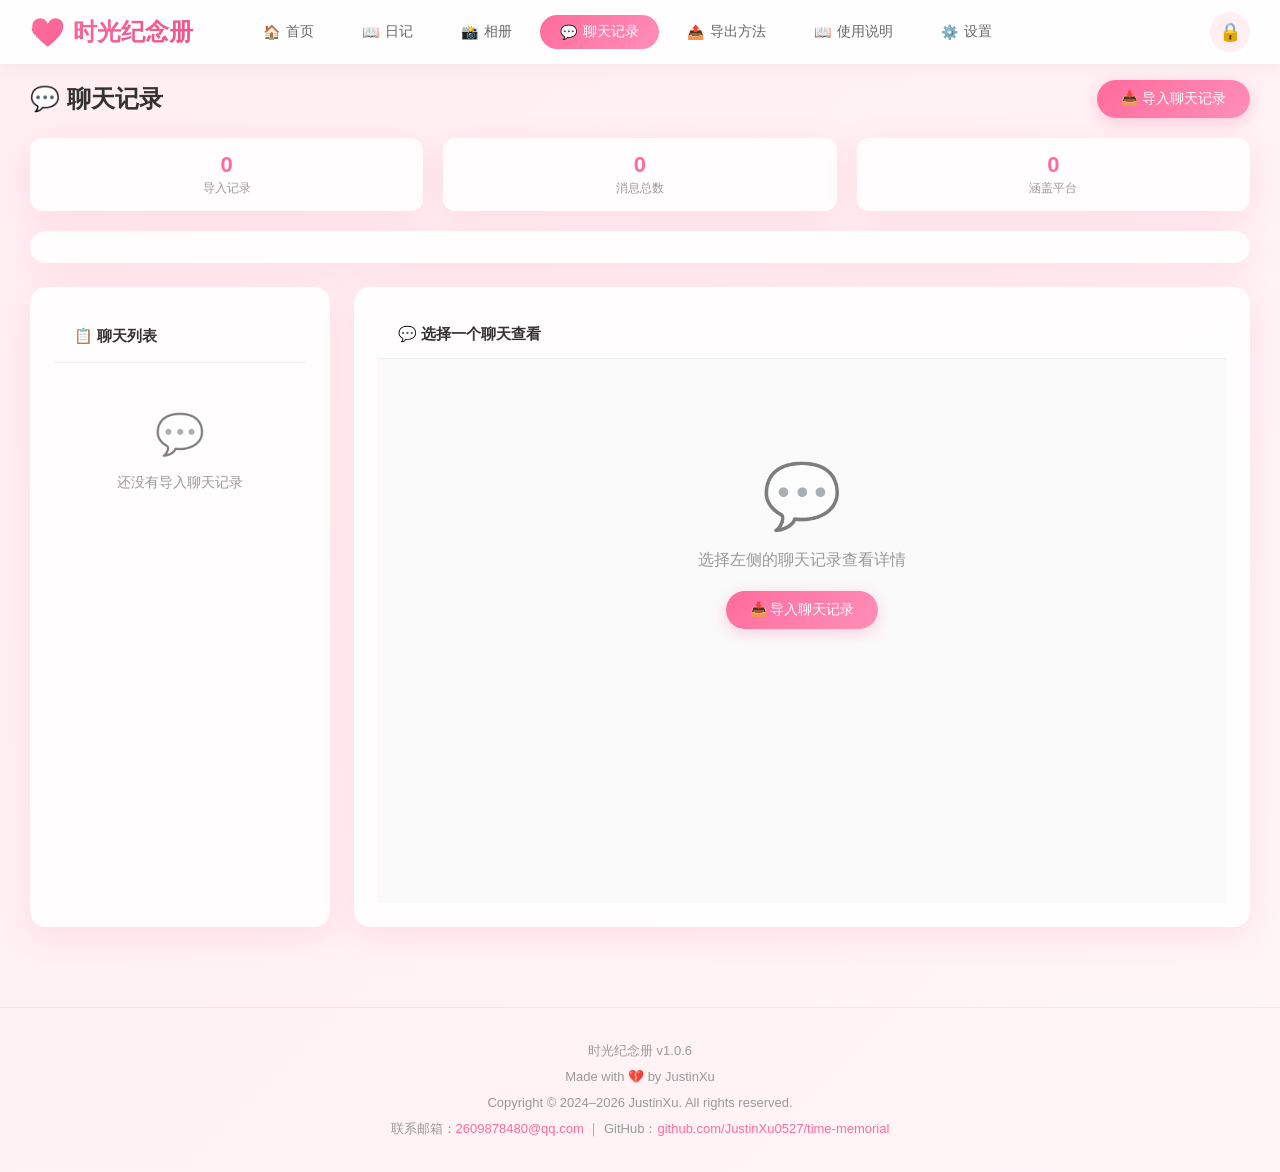
<file: src/renderer/pages/chat.html>
<!DOCTYPE html>
<html lang="zh-CN">
<head>
  <meta charset="UTF-8">
  <meta name="viewport" content="width=device-width, initial-scale=1.0">
  <title>时光纪念册 - 聊天记录</title>
  <link rel="stylesheet" href="../css/common.css">
  <style>
    /* 导航栏 */
    .navbar {
      position: fixed;
      top: 0;
      left: 0;
      right: 0;
      height: 64px;
      background: rgba(255, 255, 255, 0.9);
      backdrop-filter: blur(20px);
      box-shadow: 0 2px 20px rgba(0, 0, 0, 0.05);
      display: flex;
      align-items: center;
      padding: 0 30px;
      z-index: 100;
    }

    .navbar-logo {
      font-size: 24px;
      font-weight: 700;
      background: linear-gradient(135deg, var(--primary), var(--primary-dark));
      -webkit-background-clip: text;
      -webkit-text-fill-color: transparent;
      background-clip: text;
      display: flex;
      align-items: center;
      gap: 8px;
    }

    .navbar-logo-icon {
      font-size: 28px;
      animation: heartBeat 2s ease-in-out infinite;
    }

    .navbar-nav {
      display: flex;
      gap: 8px;
      margin-left: 50px;
      flex: 1;
    }

    .nav-item {
      padding: 8px 20px;
      border-radius: 20px;
      cursor: pointer;
      transition: var(--transition);
      font-size: 14px;
      color: var(--text-secondary);
      display: flex;
      align-items: center;
      gap: 6px;
    }

    .nav-item:hover {
      background: var(--bg-gradient-start);
      color: var(--primary);
    }

    .nav-item.active {
      background: linear-gradient(135deg, var(--primary), var(--primary-light));
      color: white;
    }

    .navbar-right {
      display: flex;
      align-items: center;
      gap: 12px;
    }

    .icon-btn {
      width: 40px;
      height: 40px;
      border-radius: 50%;
      border: none;
      background: var(--bg-gradient-start);
      cursor: pointer;
      font-size: 18px;
      transition: var(--transition);
      display: flex;
      align-items: center;
      justify-content: center;
    }

    .icon-btn:hover {
      background: var(--primary-light);
      color: white;
      transform: scale(1.1);
    }

    /* 主内容区 */
    .main-content {
      padding-top: 80px;
      padding-bottom: 40px;
      max-width: 1400px;
      margin: 0 auto;
      padding-left: 30px;
      padding-right: 30px;
      min-height: calc(100vh - 80px);
    }

    .page-header {
      display: flex;
      justify-content: space-between;
      align-items: center;
      margin-bottom: 20px;
    }

    .page-title {
      font-size: 24px;
      font-weight: 700;
      display: flex;
      align-items: center;
      gap: 10px;
    }

    .page-actions {
      display: flex;
      gap: 12px;
    }

    /* 平台标签 */
    .platform-tabs {
      display: flex;
      gap: 10px;
      margin-bottom: 24px;
      flex-wrap: wrap;
      padding: 16px 20px;
      background: var(--card-bg);
      backdrop-filter: blur(10px);
      border-radius: var(--border-radius);
      box-shadow: var(--card-shadow);
    }

    .platform-tab {
      padding: 8px 18px;
      border-radius: 20px;
      cursor: pointer;
      transition: var(--transition);
      font-size: 14px;
      background: var(--bg-gradient-start);
      color: var(--text-secondary);
      display: flex;
      align-items: center;
      gap: 6px;
      border: 2px solid transparent;
    }

    .platform-tab:hover {
      border-color: var(--primary-light);
    }

    .platform-tab.active {
      background: linear-gradient(135deg, var(--primary), var(--primary-light));
      color: white;
      border-color: transparent;
    }

    .platform-tab-count {
      font-size: 12px;
      opacity: 0.8;
      background: rgba(255,255,255,0.25);
      padding: 1px 7px;
      border-radius: 10px;
    }

    /* 内容布局 */
    .content-layout {
      display: grid;
      grid-template-columns: 300px 1fr;
      gap: 24px;
      height: calc(100vh - 260px);
      min-height: 500px;
    }

    /* 左侧聊天列表 */
    .chat-list-card {
      display: flex;
      flex-direction: column;
      overflow: hidden;
    }

    .chat-list-header {
      padding: 16px 20px;
      border-bottom: 1px solid #f0f0f0;
      font-size: 15px;
      font-weight: 600;
      display: flex;
      align-items: center;
      gap: 6px;
    }

    .chat-list-body {
      flex: 1;
      overflow-y: auto;
      padding: 8px;
    }

    .chat-list-item {
      padding: 14px;
      border-radius: 12px;
      cursor: pointer;
      transition: var(--transition);
      margin-bottom: 6px;
      border: 2px solid transparent;
    }

    .chat-list-item:hover {
      background: var(--bg-gradient-start);
    }

    .chat-list-item.active {
      background: var(--bg-gradient-start);
      border-color: var(--primary-light);
    }

    .chat-list-item-top {
      display: flex;
      justify-content: space-between;
      align-items: center;
      margin-bottom: 6px;
    }

    .chat-list-contact {
      font-size: 14px;
      font-weight: 600;
      display: flex;
      align-items: center;
      gap: 6px;
    }

    .chat-list-platform {
      font-size: 11px;
      padding: 2px 8px;
      border-radius: 10px;
      font-weight: 500;
    }

    .chat-list-meta {
      font-size: 12px;
      color: var(--text-light);
      display: flex;
      justify-content: space-between;
    }

    .chat-list-actions {
      display: flex;
      gap: 6px;
      margin-top: 8px;
      opacity: 0;
      transition: var(--transition);
    }

    .chat-list-item:hover .chat-list-actions {
      opacity: 1;
    }

    .chat-list-action-btn {
      padding: 3px 10px;
      border: none;
      border-radius: 10px;
      font-size: 11px;
      cursor: pointer;
      transition: var(--transition);
    }

    /* 右侧聊天框 */
    .chat-box-card {
      display: flex;
      flex-direction: column;
      overflow: hidden;
    }

    .chat-box-header {
      padding: 14px 20px;
      border-bottom: 1px solid #f0f0f0;
      display: flex;
      justify-content: space-between;
      align-items: center;
    }

    .chat-box-title {
      font-size: 15px;
      font-weight: 600;
      display: flex;
      align-items: center;
      gap: 8px;
    }

    .chat-box-info {
      font-size: 12px;
      color: var(--text-light);
    }

    .chat-box-body {
      flex: 1;
      overflow-y: auto;
      padding: 20px;
      background: #fafafa;
      display: flex;
      flex-direction: column;
      gap: 14px;
    }

    /* 聊天气泡 */
    .msg-bubble-wrap {
      display: flex;
      flex-direction: column;
    }

    .msg-bubble-wrap.me {
      align-items: flex-end;
    }

    .msg-bubble-wrap.other {
      align-items: flex-start;
    }

    .msg-sender {
      font-size: 12px;
      color: var(--text-light);
      margin-bottom: 4px;
      padding: 0 12px;
    }

    .msg-bubble {
      max-width: 75%;
      padding: 12px 16px;
      border-radius: 18px;
      font-size: 14px;
      line-height: 1.6;
      word-break: break-word;
      position: relative;
    }

    .msg-bubble-wrap.other .msg-bubble {
      background: white;
      border-bottom-left-radius: 4px;
      box-shadow: 0 1px 3px rgba(0,0,0,0.06);
    }

    .msg-bubble-wrap.me .msg-bubble {
      background: linear-gradient(135deg, var(--primary), var(--primary-light));
      color: white;
      border-bottom-right-radius: 4px;
      box-shadow: 0 2px 8px rgba(255, 107, 157, 0.2);
    }

    .msg-time {
      font-size: 11px;
      color: var(--text-light);
      margin-top: 4px;
      padding: 0 12px;
    }

    .msg-date-divider {
      text-align: center;
      font-size: 12px;
      color: var(--text-light);
      padding: 8px 0;
    }

    .msg-date-divider span {
      background: #f0f0f0;
      padding: 4px 14px;
      border-radius: 10px;
    }

    /* 空状态 */
    .empty-state {
      text-align: center;
      padding: 80px 20px;
      color: var(--text-light);
    }

    .empty-state-icon {
      font-size: 64px;
      margin-bottom: 16px;
      opacity: 0.5;
    }

    .empty-state-text {
      font-size: 16px;
      margin-bottom: 20px;
    }

    /* 导入模态框 */
    .import-platform-grid {
      display: grid;
      grid-template-columns: repeat(4, 1fr);
      gap: 10px;
      margin-bottom: 20px;
    }

    .import-platform-item {
      padding: 12px 8px;
      border-radius: 12px;
      border: 2px solid #f0f0f0;
      text-align: center;
      cursor: pointer;
      transition: var(--transition);
      font-size: 13px;
    }

    .import-platform-item:hover {
      border-color: var(--primary-light);
      background: var(--bg-gradient-start);
    }

    .import-platform-item.selected {
      border-color: var(--primary);
      background: var(--bg-gradient-start);
    }

    .import-platform-icon {
      font-size: 28px;
      display: block;
      margin-bottom: 4px;
    }

    .file-types-hint {
      font-size: 12px;
      color: var(--text-light);
      text-align: center;
      margin-top: 8px;
    }

    /* 统计条 */
    .chat-stats-bar {
      display: flex;
      gap: 20px;
      margin-bottom: 20px;
    }

    .chat-stat-item {
      flex: 1;
      padding: 14px 16px;
      background: var(--card-bg);
      backdrop-filter: blur(10px);
      border-radius: 12px;
      box-shadow: var(--card-shadow);
      text-align: center;
    }

    .chat-stat-value {
      font-size: 22px;
      font-weight: 700;
      color: var(--primary);
    }

    .chat-stat-label {
      font-size: 12px;
      color: var(--text-light);
      margin-top: 2px;
    }
  </style>
</head>
<body>
  <!-- 导航栏 -->
  <nav class="navbar">
    <div class="navbar-logo">
      <span class="navbar-logo-icon">💝</span>
      时光纪念册
    </div>
    <div class="navbar-nav">
      <div class="nav-item" onclick="navigateTo('index.html')">
        <span>🏠</span> 首页
      </div>
      <div class="nav-item" onclick="navigateTo('diary.html')">
        <span>📖</span> 日记
      </div>
      <div class="nav-item" onclick="navigateTo('album.html')">
        <span>📸</span> 相册
      </div>
      <div class="nav-item active" onclick="navigateTo('chat.html')">
        <span>💬</span> 聊天记录
      </div>
      <div class="nav-item nav-dropdown">
        <span>📤</span> 导出方法
        <div class="nav-dropdown-menu">
          <div class="nav-dropdown-item" onclick="navigateTo('export-guide.html?platform=wechat')">
            💬 微信
          </div>
          <div class="nav-dropdown-item" onclick="navigateTo('export-guide.html?platform=qq')">
            🐧 QQ
          </div>
          <div class="nav-dropdown-item" onclick="navigateTo('export-guide.html?platform=douyin')">
            🎵 抖音
          </div>
        </div>
      </div>
      <div class="nav-item" onclick="navigateTo('guide.html')">
        <span>📖</span> 使用说明
      </div>
      <div class="nav-item" onclick="navigateTo('settings.html')">
        <span>⚙️</span> 设置
      </div>
    </div>
    <div class="navbar-right">
      <button class="icon-btn" title="锁定" onclick="lockApp()">🔒</button>
    </div>
  </nav>

  <!-- 主内容 -->
  <div class="main-content">
    <div class="page-header">
      <div class="page-title">💬 聊天记录</div>
      <div class="page-actions">
        <button class="btn btn-primary" onclick="showImportModal()">
          📥 导入聊天记录
        </button>
      </div>
    </div>

    <!-- 统计条 -->
    <div class="chat-stats-bar" id="statsBar">
      <div class="chat-stat-item fade-in">
        <div class="chat-stat-value" id="statTotalChats">0</div>
        <div class="chat-stat-label">导入记录</div>
      </div>
      <div class="chat-stat-item fade-in" style="animation-delay: 0.05s">
        <div class="chat-stat-value" id="statTotalMessages">0</div>
        <div class="chat-stat-label">消息总数</div>
      </div>
      <div class="chat-stat-item fade-in" style="animation-delay: 0.1s">
        <div class="chat-stat-value" id="statPlatforms">0</div>
        <div class="chat-stat-label">涵盖平台</div>
      </div>
    </div>

    <!-- 平台导航标签 -->
    <div class="platform-tabs" id="platformTabs"></div>

    <!-- 内容布局 -->
    <div class="content-layout">
      <!-- 左侧聊天列表 -->
      <div class="card chat-list-card">
        <div class="chat-list-header">📋 聊天列表 <span style="font-size:12px;color:var(--text-light);font-weight:400;" id="listCount"></span></div>
        <div class="chat-list-body" id="chatListBody">
          <div class="empty-state" style="padding: 40px 20px;">
            <div class="empty-state-icon" style="font-size: 40px;">💬</div>
            <div class="empty-state-text" style="font-size: 14px;">还没有导入聊天记录</div>
          </div>
        </div>
      </div>

      <!-- 右侧聊天框 -->
      <div class="card chat-box-card">
        <div class="chat-box-header" id="chatBoxHeader">
          <div class="chat-box-title">💬 选择一个聊天查看</div>
          <div class="chat-box-info" id="chatBoxInfo"></div>
        </div>
        <div class="chat-box-body" id="chatBoxBody">
          <div class="empty-state">
            <div class="empty-state-icon">💬</div>
            <div class="empty-state-text">选择左侧的聊天记录查看详情</div>
            <button class="btn btn-primary" onclick="showImportModal()">📥 导入聊天记录</button>
          </div>
        </div>
      </div>
    </div>
  </div>

  <!-- 导入模态框 -->
  <div class="modal-overlay" id="importModal">
    <div class="modal" style="max-width: 620px;">
      <div class="modal-header">
        <div class="modal-title">📥 导入聊天记录</div>
        <button class="modal-close" onclick="closeImportModal()">×</button>
      </div>

      <div style="margin-bottom: 16px;">
        <label style="font-size: 14px; font-weight: 500; color: var(--text-secondary); margin-bottom: 8px; display: block;">选择平台</label>
        <div class="import-platform-grid" id="importPlatformGrid"></div>
      </div>

      <div class="input-group">
        <label>对方昵称（可选）</label>
        <input type="text" id="importContactName" placeholder="输入对方昵称，便于识别">
      </div>

      <div style="margin-bottom: 16px;">
        <button class="btn btn-secondary" onclick="selectChatFile()" style="width: 100%; padding: 14px;">
          📁 选择聊天记录文件
        </button>
        <div class="file-types-hint">
          支持格式：HTML / CSV / JSON / Word (.docx) / TXT / Excel (.xlsx)
        </div>
        <div id="selectedFile" style="font-size: 13px; color: var(--primary); margin-top: 8px; text-align: center;"></div>
      </div>

      <div style="display: flex; gap: 12px; justify-content: flex-end;">
        <button class="btn btn-secondary" onclick="closeImportModal()">取消</button>
        <button class="btn btn-primary" onclick="doImport()" id="importBtn">开始导入</button>
      </div>
    </div>
  </div>

  <!-- 删除确认模态框 -->
  <div class="modal-overlay" id="deleteModal">
    <div class="modal">
      <div class="modal-header">
        <div class="modal-title">确认删除</div>
        <button class="modal-close" onclick="closeDeleteModal()">×</button>
      </div>
      <p style="color: var(--text-secondary); margin-bottom: 24px;">确定要删除这个聊天记录吗？删除后无法恢复。</p>
      <div style="display: flex; gap: 12px; justify-content: flex-end;">
        <button class="btn btn-secondary" onclick="closeDeleteModal()">取消</button>
        <button class="btn btn-danger" onclick="confirmDelete()">确认删除</button>
      </div>
    </div>
  </div>

  <script src="../js/common.js"></script>
  <script>
    let chats = [];
    let currentPlatform = 'all';
    let currentChat = null;
    let selectedImportPlatform = 'wechat';
    let selectedFilePath = null;
    let deleteTargetId = null;

    // 初始化
    async function init() {
      const settings = await getSettings();
      applyTheme(settings.theme || 'sweet-pink');

      await loadChats();
      renderPlatformTabs();
      renderChatList();
      renderImportPlatformGrid();
      updateStats();
    }

    // 加载聊天记录
    async function loadChats() {
      chats = await getChats('all');
    }

    // 渲染平台标签
    function renderPlatformTabs() {
      const container = document.getElementById('platformTabs');
      const countMap = {};
      chats.forEach(c => {
        countMap[c.platform] = (countMap[c.platform] || 0) + 1;
      });
      countMap['all'] = chats.length;

      let html = `
        <div class="platform-tab ${currentPlatform === 'all' ? 'active' : ''}" onclick="switchPlatform('all')">
          📁 全部 <span class="platform-tab-count">${countMap['all'] || 0}</span>
        </div>
      `;

      platforms.forEach(p => {
        const count = countMap[p.id] || 0;
        if (count > 0 || currentPlatform === p.id) {
          html += `
            <div class="platform-tab ${currentPlatform === p.id ? 'active' : ''}" onclick="switchPlatform('${p.id}')">
              ${p.icon} ${p.name} <span class="platform-tab-count">${count}</span>
            </div>
          `;
        }
      });

      container.innerHTML = html;
    }

    // 切换平台
    function switchPlatform(platformId) {
      currentPlatform = platformId;
      renderPlatformTabs();
      renderChatList();
      if (currentChat && chats.find(c => c.id === currentChat.id)) {
        // 如果当前聊天仍在列表中，保持选中
      } else {
        currentChat = null;
        renderChatBox();
      }
    }

    // 获取过滤后的聊天列表
    function getFilteredChats() {
      if (currentPlatform === 'all') return chats;
      return chats.filter(c => c.platform === currentPlatform);
    }

    // 渲染聊天列表
    function renderChatList() {
      const container = document.getElementById('chatListBody');
      const filtered = getFilteredChats();
      
      filtered.sort((a, b) => new Date(b.importedAt) - new Date(a.importedAt));
      
      document.getElementById('listCount').textContent = `共 ${filtered.length} 条`;

      if (filtered.length === 0) {
        container.innerHTML = `
          <div class="empty-state" style="padding: 40px 20px;">
            <div class="empty-state-icon" style="font-size: 40px;">💬</div>
            <div class="empty-state-text" style="font-size: 14px;">还没有导入聊天记录</div>
            <button class="btn btn-primary btn-sm" onclick="showImportModal()">📥 导入</button>
          </div>
        `;
        return;
      }

      container.innerHTML = filtered.map(c => {
        const pi = getPlatformInfo(c.platform);
        const isActive = currentChat && currentChat.id === c.id;
        return `
          <div class="chat-list-item ${isActive ? 'active' : ''}" onclick="selectChat(${c.id})">
            <div class="chat-list-item-top">
              <div class="chat-list-contact">
                ${pi.icon} ${c.contactName || '未知联系人'}
              </div>
              <div class="chat-list-platform" style="background:${pi.color}20;color:${pi.color};">
                ${pi.name}
              </div>
            </div>
            <div class="chat-list-meta">
              <span>${c.messageCount || 0} 条消息</span>
              <span>${formatDate(c.importedAt)}</span>
            </div>
            <div class="chat-list-actions">
              <button class="chat-list-action-btn btn-edit" onclick="event.stopPropagation(); selectChat(${c.id})">查看</button>
              <button class="chat-list-action-btn btn-delete" onclick="event.stopPropagation(); showDeleteModal(${c.id})">删除</button>
            </div>
          </div>
        `;
      }).join('');
    }

    // 选择聊天
    function selectChat(id) {
      currentChat = chats.find(c => c.id === id);
      renderChatList();
      renderChatBox();
    }

    // 渲染聊天框
    function renderChatBox() {
      const header = document.getElementById('chatBoxHeader');
      const body = document.getElementById('chatBoxBody');
      const info = document.getElementById('chatBoxInfo');

      if (!currentChat) {
        header.innerHTML = '<div class="chat-box-title">💬 选择一个聊天查看</div>';
        info.textContent = '';
        body.innerHTML = `
          <div class="empty-state">
            <div class="empty-state-icon">💬</div>
            <div class="empty-state-text">选择左侧的聊天记录查看详情</div>
            <button class="btn btn-primary" onclick="showImportModal()">📥 导入聊天记录</button>
          </div>
        `;
        return;
      }

      const pi = getPlatformInfo(currentChat.platform);
      header.innerHTML = `
        <div class="chat-box-title">
          ${pi.icon} ${currentChat.contactName || '未知联系人'}
          <span style="font-size:12px;padding:2px 8px;border-radius:10px;background:${pi.color}20;color:${pi.color};font-weight:500;">${pi.name}</span>
        </div>
      `;
      info.textContent = `${currentChat.messageCount || 0} 条消息 · ${currentChat.sourceFile || ''}`;

      const messages = currentChat.messages || [];
      if (messages.length === 0) {
        body.innerHTML = `<div class="empty-state" style="padding: 40px;"><div class="empty-state-icon" style="font-size:40px;">📭</div><div class="empty-state-text" style="font-size:14px;">暂无消息内容</div></div>`;
        return;
      }

      let html = '';
      let lastDate = '';

      messages.forEach((msg, idx) => {
        const msgDate = msg.time ? msg.time.substring(0, 10) : '';
        if (msgDate && msgDate !== lastDate) {
          lastDate = msgDate;
          html += `<div class="msg-date-divider"><span>${msgDate}</span></div>`;
        }

        const isMe = msg.sender === 'me';
        html += `
          <div class="msg-bubble-wrap ${isMe ? 'me' : 'other'}">
            ${msg.senderName ? `<div class="msg-sender">${msg.senderName}</div>` : ''}
            <div class="msg-bubble">${escapeHtml(msg.content)}</div>
            ${msg.time ? `<div class="msg-time">${msg.time.substring(msg.time.length - 8 > 0 ? msg.time.length - 8 : 0)}</div>` : ''}
          </div>
        `;
      });

      body.innerHTML = html;
      body.scrollTop = body.scrollHeight;
    }

    // HTML 转义
    function escapeHtml(text) {
      const div = document.createElement('div');
      div.textContent = text;
      return div.innerHTML.replace(/\n/g, '<br>');
    }

    // 更新统计
    function updateStats() {
      const filtered = getFilteredChats();
      const totalMessages = filtered.reduce((s, c) => s + (c.messageCount || 0), 0);
      const platformSet = new Set(filtered.map(c => c.platform));
      
      document.getElementById('statTotalChats').textContent = filtered.length;
      document.getElementById('statTotalMessages').textContent = totalMessages.toLocaleString();
      document.getElementById('statPlatforms').textContent = platformSet.size;
    }

    // 渲染导入平台选择
    function renderImportPlatformGrid() {
      const grid = document.getElementById('importPlatformGrid');
      grid.innerHTML = platforms.slice(0, 12).map(p => `
        <div class="import-platform-item ${selectedImportPlatform === p.id ? 'selected' : ''}" 
             onclick="selectImportPlatform('${p.id}')">
          <span class="import-platform-icon">${p.icon}</span>
          ${p.name}
        </div>
      `).join('');
    }

    function selectImportPlatform(id) {
      selectedImportPlatform = id;
      renderImportPlatformGrid();
    }

    // 显示导入模态框
    function showImportModal() {
      document.getElementById('importModal').classList.add('active');
      document.getElementById('importContactName').value = '';
      document.getElementById('selectedFile').textContent = '';
      selectedFilePath = null;
      renderImportPlatformGrid();
    }

    function closeImportModal() {
      document.getElementById('importModal').classList.remove('active');
    }

    // 选择聊天文件
    async function selectChatFile() {
      const result = await openFileDialog({
        properties: ['openFile'],
        filters: [
          { name: '聊天记录文件', extensions: ['html', 'htm', 'csv', 'json', 'docx', 'txt', 'xlsx', 'xls'] }
        ]
      });

      if (result.canceled || !result.filePaths.length) return;
      selectedFilePath = result.filePaths[0];
      const fileName = selectedFilePath.split('\\').pop().split('/').pop();
      document.getElementById('selectedFile').textContent = '已选择：' + fileName;
    }

    // 执行导入
    async function doImport() {
      if (!selectedFilePath) {
        showToast('请先选择聊天记录文件', 'error');
        return;
      }

      const btn = document.getElementById('importBtn');
      btn.textContent = '导入中...';
      btn.disabled = true;

      const contactName = document.getElementById('importContactName').value.trim();
      
      const result = await importChatFile(selectedFilePath, selectedImportPlatform, contactName);
      
      btn.textContent = '开始导入';
      btn.disabled = false;

      if (result.success) {
        showToast(`成功导入 ${result.chat.messageCount} 条消息 🎉`, 'success');
        closeImportModal();
        await loadChats();
        renderPlatformTabs();
        renderChatList();
        updateStats();
        currentChat = result.chat;
        renderChatList();
        renderChatBox();
      } else {
        showToast('导入失败：' + (result.error || '未知错误'), 'error');
      }
    }

    // 显示删除确认
    function showDeleteModal(id) {
      deleteTargetId = id;
      document.getElementById('deleteModal').classList.add('active');
    }

    function closeDeleteModal() {
      deleteTargetId = null;
      document.getElementById('deleteModal').classList.remove('active');
    }

    async function confirmDelete() {
      if (!deleteTargetId) return;
      const result = await deleteChat(deleteTargetId);
      if (result.success) {
        showToast('已删除', 'success');
        closeDeleteModal();
        if (currentChat && currentChat.id === deleteTargetId) {
          currentChat = null;
        }
        await loadChats();
        renderPlatformTabs();
        renderChatList();
        renderChatBox();
        updateStats();
      } else {
        showToast('删除失败', 'error');
      }
    }

    function lockApp() {
      window.location.href = 'login.html';
    }

    init();
  </script>
  <footer class="app-footer">
    <div>时光纪念册 v1.0.6</div>
    <div>Made with 💔 by JustinXu</div>
    <div>Copyright © 2024–2026 JustinXu. All rights reserved.</div>
    <div>联系邮箱：<a href="mailto:2609878480@qq.com">2609878480@qq.com</a> ｜ GitHub：<a href="https://github.com/JustinXu0527/time-memorial" target="_blank">github.com/JustinXu0527/time-memorial</a></div>
  </footer>
</body>
</html>
</file>
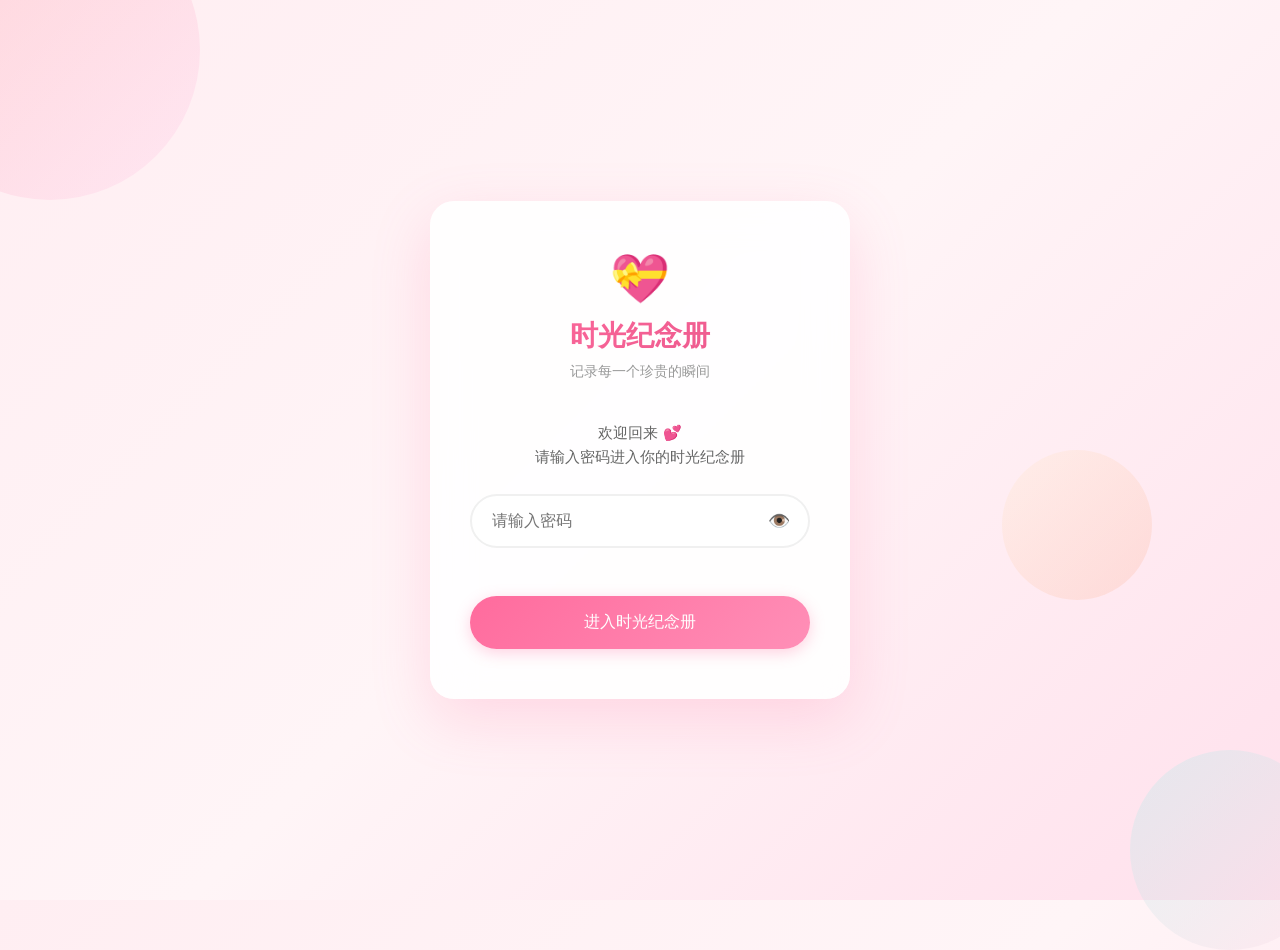
<file: src/renderer/pages/login.html>
<!DOCTYPE html>
<html lang="zh-CN">
<head>
  <meta charset="UTF-8">
  <meta name="viewport" content="width=device-width, initial-scale=1.0">
  <title>时光纪念册 - 登录</title>
  <link rel="stylesheet" href="../css/common.css">
  <style>
    body {
      display: flex;
      align-items: center;
      justify-content: center;
      min-height: 100vh;
      background: linear-gradient(135deg, #ffeef2 0%, #fff5f7 50%, #ffe0ec 100%);
      position: relative;
      overflow: hidden;
    }

    /* 背景装饰 */
    .bg-decoration {
      position: absolute;
      border-radius: 50%;
      opacity: 0.3;
    }

    .bg-decoration:nth-child(1) {
      width: 300px;
      height: 300px;
      background: linear-gradient(135deg, #ff9a9e, #fecfef);
      top: -100px;
      left: -100px;
      animation: float 6s ease-in-out infinite;
    }

    .bg-decoration:nth-child(2) {
      width: 200px;
      height: 200px;
      background: linear-gradient(135deg, #a8edea, #fed6e3);
      bottom: -50px;
      right: -50px;
      animation: float 5s ease-in-out infinite reverse;
    }

    .bg-decoration:nth-child(3) {
      width: 150px;
      height: 150px;
      background: linear-gradient(135deg, #ffecd2, #fcb69f);
      top: 50%;
      right: 10%;
      animation: float 7s ease-in-out infinite;
    }

    /* 飘落的爱心 */
    .hearts {
      position: absolute;
      width: 100%;
      height: 100%;
      overflow: hidden;
      pointer-events: none;
    }

    .heart {
      position: absolute;
      font-size: 20px;
      color: rgba(255, 107, 157, 0.4);
      animation: fall linear infinite;
    }

    @keyframes fall {
      0% {
        transform: translateY(-100vh) rotate(0deg);
        opacity: 1;
      }
      100% {
        transform: translateY(100vh) rotate(360deg);
        opacity: 0;
      }
    }

    .login-container {
      position: relative;
      z-index: 10;
      width: 420px;
      padding: 50px 40px;
      background: rgba(255, 255, 255, 0.9);
      backdrop-filter: blur(20px);
      border-radius: 24px;
      box-shadow: 0 20px 60px rgba(255, 107, 157, 0.2);
      text-align: center;
      animation: fadeIn 0.8s ease;
    }

    .logo {
      font-size: 48px;
      margin-bottom: 10px;
      animation: heartBeat 2s ease-in-out infinite;
    }

    .app-title {
      font-size: 28px;
      font-weight: 700;
      background: linear-gradient(135deg, var(--primary), var(--primary-dark));
      -webkit-background-clip: text;
      -webkit-text-fill-color: transparent;
      background-clip: text;
      margin-bottom: 8px;
    }

    .app-subtitle {
      font-size: 14px;
      color: var(--text-light);
      margin-bottom: 40px;
    }

    .password-input {
      position: relative;
      margin-bottom: 30px;
    }

    .password-input input {
      width: 100%;
      padding: 16px 50px 16px 20px;
      border: 2px solid #f0f0f0;
      border-radius: 50px;
      font-size: 16px;
      transition: var(--transition);
      background: white;
    }

    .password-input input:focus {
      outline: none;
      border-color: var(--primary);
      box-shadow: 0 0 0 4px rgba(255, 107, 157, 0.1);
    }

    .password-toggle {
      position: absolute;
      right: 20px;
      top: 50%;
      transform: translateY(-50%);
      background: none;
      border: none;
      cursor: pointer;
      color: var(--text-light);
      font-size: 18px;
      transition: var(--transition);
    }

    .password-toggle:hover {
      color: var(--primary);
    }

    .login-btn {
      width: 100%;
      padding: 16px;
      font-size: 16px;
      border-radius: 50px;
    }

    .setup-section {
      margin-top: 20px;
      padding-top: 20px;
      border-top: 1px solid #f0f0f0;
    }

    .setup-text {
      font-size: 13px;
      color: var(--text-light);
      margin-bottom: 12px;
    }

    .error-msg {
      color: #ff6b6b;
      font-size: 13px;
      margin-top: 10px;
      min-height: 18px;
    }

    .welcome-text {
      font-size: 15px;
      color: var(--text-secondary);
      margin-bottom: 25px;
      line-height: 1.6;
    }
  </style>
</head>
<body>
  <div class="bg-decoration"></div>
  <div class="bg-decoration"></div>
  <div class="bg-decoration"></div>
  
  <div class="hearts" id="hearts"></div>

  <div class="login-container fade-in">
    <div class="logo">💝</div>
    <h1 class="app-title">时光纪念册</h1>
    <p class="app-subtitle">记录每一个珍贵的瞬间</p>
    
    <div id="setupView" style="display: none;">
      <p class="welcome-text">
        欢迎使用时光纪念册！<br>
        为了保护你的隐私，请设置一个启动密码
      </p>
      <div class="password-input">
        <input type="password" id="newPassword" placeholder="请设置密码" maxlength="20">
        <button class="password-toggle" onclick="togglePassword('newPassword', this)">👁️</button>
      </div>
      <div class="password-input">
        <input type="password" id="confirmPassword" placeholder="请再次输入密码" maxlength="20">
        <button class="password-toggle" onclick="togglePassword('confirmPassword', this)">👁️</button>
      </div>
      <div class="error-msg" id="setupError"></div>
      <button class="btn btn-primary btn-lg login-btn" onclick="setupPassword()">
        设置密码并进入
      </button>
    </div>

    <div id="loginView">
      <p class="welcome-text">欢迎回来 💕<br>请输入密码进入你的时光纪念册</p>
      <div class="password-input">
        <input type="password" id="password" placeholder="请输入密码" maxlength="20" onkeypress="handleEnter(event)">
        <button class="password-toggle" onclick="togglePassword('password', this)">👁️</button>
      </div>
      <div class="error-msg" id="loginError"></div>
      <button class="btn btn-primary btn-lg login-btn" onclick="login()">
        进入时光纪念册
      </button>
    </div>
  </div>

  <script>
    const { ipcRenderer } = require('electron');

    // 生成飘落爱心
    function createHearts() {
      const heartsContainer = document.getElementById('hearts');
      const heartEmojis = ['💕', '💗', '💖', '💝', '🌸', '✨'];
      
      for (let i = 0; i < 15; i++) {
        const heart = document.createElement('div');
        heart.className = 'heart';
        heart.textContent = heartEmojis[Math.floor(Math.random() * heartEmojis.length)];
        heart.style.left = Math.random() * 100 + '%';
        heart.style.animationDuration = (Math.random() * 5 + 5) + 's';
        heart.style.animationDelay = Math.random() * 5 + 's';
        heart.style.fontSize = (Math.random() * 15 + 15) + 'px';
        heartsContainer.appendChild(heart);
      }
    }

    // 切换密码可见性
    function togglePassword(inputId, btn) {
      const input = document.getElementById(inputId);
      if (input.type === 'password') {
        input.type = 'text';
        btn.textContent = '🙈';
      } else {
        input.type = 'password';
        btn.textContent = '👁️';
      }
    }

    // 回车登录
    function handleEnter(event) {
      if (event.key === 'Enter') login();
    }

    // 检查是否已设置密码
    async function checkPassword() {
      const result = await ipcRenderer.invoke('check-has-password');
      if (result.hasPassword) {
        document.getElementById('loginView').style.display = 'block';
        document.getElementById('setupView').style.display = 'none';
      } else {
        document.getElementById('loginView').style.display = 'none';
        document.getElementById('setupView').style.display = 'block';
      }
    }

    // 设置密码
    async function setupPassword() {
      const pwd = document.getElementById('newPassword').value;
      const confirm = document.getElementById('confirmPassword').value;
      const errorEl = document.getElementById('setupError');

      if (!pwd) {
        errorEl.textContent = '请输入密码';
        return;
      }
      if (pwd.length < 4) {
        errorEl.textContent = '密码至少4位';
        return;
      }
      if (pwd !== confirm) {
        errorEl.textContent = '两次输入的密码不一致';
        return;
      }

      const result = await ipcRenderer.invoke('set-password', pwd);
      if (result.success) {
        window.location.href = 'index.html';
      } else {
        errorEl.textContent = '设置失败，请重试';
      }
    }

    // 登录
    async function login() {
      const pwd = document.getElementById('password').value;
      const errorEl = document.getElementById('loginError');

      if (!pwd) {
        errorEl.textContent = '请输入密码';
        return;
      }

      const result = await ipcRenderer.invoke('verify-password', pwd);
      if (result.success) {
        window.location.href = 'index.html';
      } else {
        errorEl.textContent = '密码错误，请重试';
        document.getElementById('password').value = '';
        document.getElementById('password').classList.add('shake');
        setTimeout(() => {
          document.getElementById('password').classList.remove('shake');
        }, 500);
      }
    }

    // 初始化
    createHearts();
    checkPassword();
  </script>
</body>
</html>
</file>
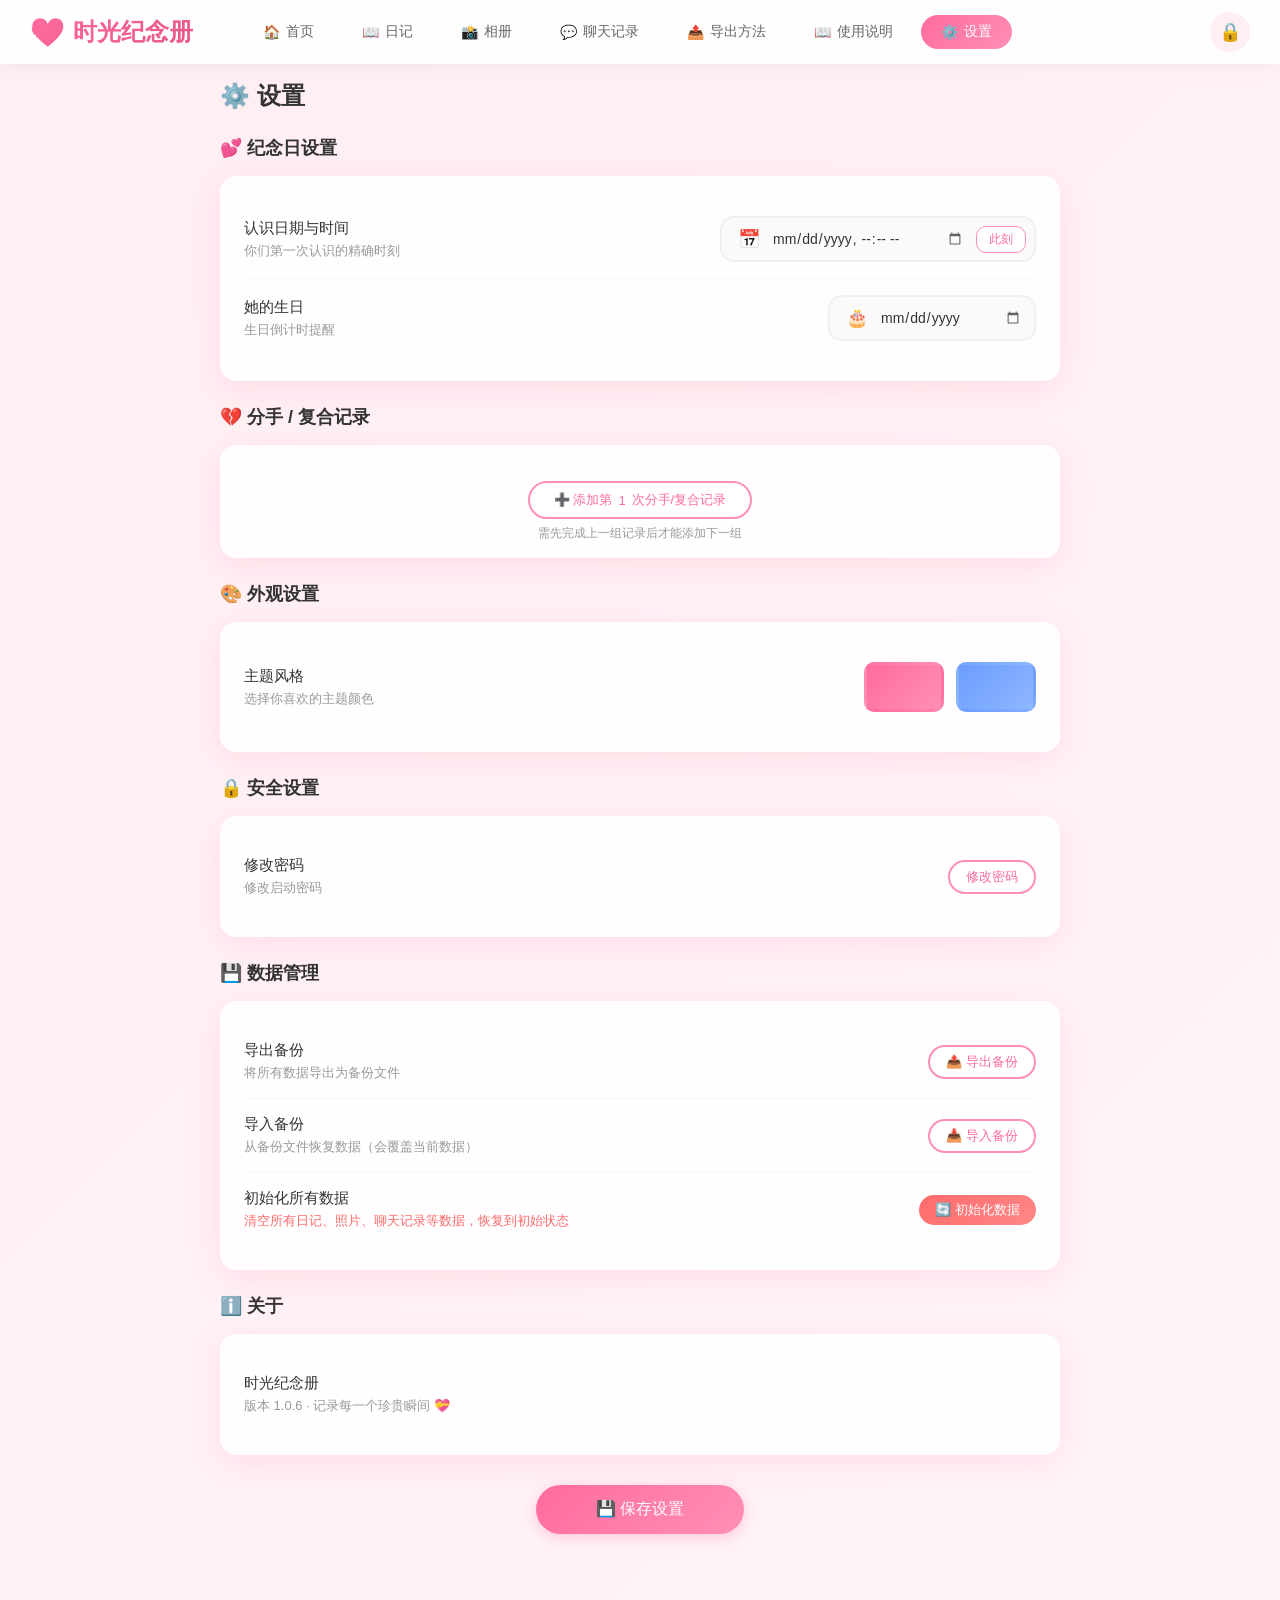
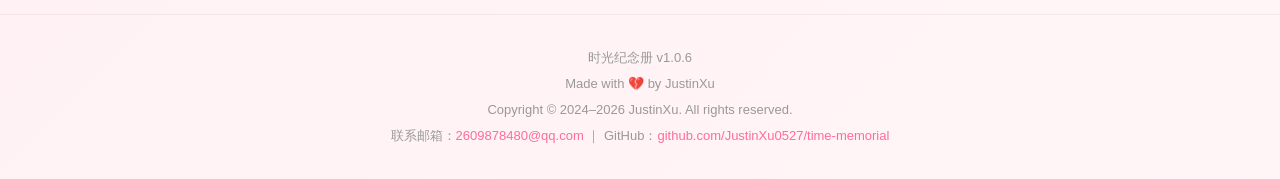
<file: src/renderer/pages/settings.html>
<!DOCTYPE html>
<html lang="zh-CN">
<head>
  <meta charset="UTF-8">
  <meta name="viewport" content="width=device-width, initial-scale=1.0">
  <title>时光纪念册 - 设置</title>
  <link rel="stylesheet" href="../css/common.css">
  <style>
    /* 导航栏 */
    .navbar {
      position: fixed;
      top: 0;
      left: 0;
      right: 0;
      height: 64px;
      background: rgba(255, 255, 255, 0.9);
      backdrop-filter: blur(20px);
      box-shadow: 0 2px 20px rgba(0, 0, 0, 0.05);
      display: flex;
      align-items: center;
      padding: 0 30px;
      z-index: 100;
    }

    .navbar-logo {
      font-size: 24px;
      font-weight: 700;
      background: linear-gradient(135deg, var(--primary), var(--primary-dark));
      -webkit-background-clip: text;
      -webkit-text-fill-color: transparent;
      background-clip: text;
      display: flex;
      align-items: center;
      gap: 8px;
    }

    .navbar-logo-icon {
      font-size: 28px;
      animation: heartBeat 2s ease-in-out infinite;
    }

    .navbar-nav {
      display: flex;
      gap: 8px;
      margin-left: 50px;
      flex: 1;
    }

    .nav-item {
      padding: 8px 20px;
      border-radius: 20px;
      cursor: pointer;
      transition: var(--transition);
      font-size: 14px;
      color: var(--text-secondary);
      display: flex;
      align-items: center;
      gap: 6px;
    }

    .nav-item:hover {
      background: var(--bg-gradient-start);
      color: var(--primary);
    }

    .nav-item.active {
      background: linear-gradient(135deg, var(--primary), var(--primary-light));
      color: white;
    }

    .navbar-right {
      display: flex;
      align-items: center;
      gap: 12px;
    }

    .icon-btn {
      width: 40px;
      height: 40px;
      border-radius: 50%;
      border: none;
      background: var(--bg-gradient-start);
      cursor: pointer;
      font-size: 18px;
      transition: var(--transition);
      display: flex;
      align-items: center;
      justify-content: center;
    }

    .icon-btn:hover {
      background: var(--primary-light);
      color: white;
      transform: scale(1.1);
    }

    /* 主内容区 */
    .main-content {
      padding-top: 80px;
      padding-bottom: 40px;
      max-width: 900px;
      margin: 0 auto;
      padding-left: 30px;
      padding-right: 30px;
    }

    .page-title {
      font-size: 24px;
      font-weight: 700;
      margin-bottom: 24px;
      display: flex;
      align-items: center;
      gap: 10px;
    }

    .settings-section {
      margin-bottom: 24px;
    }

    .section-title {
      font-size: 18px;
      font-weight: 600;
      margin-bottom: 16px;
      display: flex;
      align-items: center;
      gap: 8px;
    }

    .settings-card {
      padding: 24px;
    }

    .setting-row {
      display: flex;
      justify-content: space-between;
      align-items: center;
      padding: 16px 0;
      border-bottom: 1px solid #f5f5f5;
    }

    .setting-row:last-child {
      border-bottom: none;
    }

    .setting-info {
      flex: 1;
    }

    .setting-name {
      font-size: 15px;
      font-weight: 500;
      margin-bottom: 4px;
    }

    .setting-desc {
      font-size: 13px;
      color: var(--text-light);
    }

    .setting-control {
      margin-left: 20px;
    }

    /* 美化时间选择器 */
    .datetime-picker {
      display: flex;
      align-items: center;
      gap: 8px;
      background: #fafafa;
      border: 2px solid #f0f0f0;
      border-radius: 14px;
      padding: 6px 8px 6px 16px;
      transition: var(--transition);
      cursor: pointer;
    }

    .datetime-picker:hover {
      border-color: var(--primary-light);
      background: #fff;
      box-shadow: 0 2px 12px rgba(255, 107, 157, 0.1);
    }

    .datetime-picker:focus-within {
      border-color: var(--primary);
      box-shadow: 0 0 0 3px rgba(255, 107, 157, 0.1);
      background: #fff;
    }

    .datetime-picker-icon {
      font-size: 18px;
      flex-shrink: 0;
    }

    .datetime-picker input {
      border: none !important;
      background: transparent !important;
      padding: 6px 4px !important;
      font-size: 14px !important;
      color: var(--text-primary);
      font-family: inherit;
      cursor: pointer;
      width: 200px;
      outline: none;
    }

    .datetime-picker input::-webkit-calendar-picker-indicator {
      cursor: pointer;
      opacity: 0.6;
      transition: opacity 0.2s;
    }

    .datetime-picker input::-webkit-calendar-picker-indicator:hover {
      opacity: 1;
    }

    .datetime-picker .btn-now {
      padding: 4px 12px;
      border-radius: 10px;
      border: 1.5px solid var(--primary-light);
      background: white;
      color: var(--primary);
      font-size: 12px;
      cursor: pointer;
      transition: var(--transition);
      white-space: nowrap;
      flex-shrink: 0;
    }

    .datetime-picker .btn-now:hover {
      background: var(--primary);
      color: white;
      border-color: var(--primary);
    }

    .date-picker {
      display: flex;
      align-items: center;
      gap: 8px;
      background: #fafafa;
      border: 2px solid #f0f0f0;
      border-radius: 14px;
      padding: 6px 8px 6px 16px;
      transition: var(--transition);
    }

    .date-picker:hover {
      border-color: var(--primary-light);
      background: #fff;
      box-shadow: 0 2px 12px rgba(255, 107, 157, 0.1);
    }

    .date-picker:focus-within {
      border-color: var(--primary);
      box-shadow: 0 0 0 3px rgba(255, 107, 157, 0.1);
      background: #fff;
    }

    .date-picker-icon {
      font-size: 18px;
      flex-shrink: 0;
    }

    .date-picker input {
      border: none !important;
      background: transparent !important;
      padding: 6px 4px !important;
      font-size: 14px !important;
      color: var(--text-primary);
      font-family: inherit;
      cursor: pointer;
      width: 150px;
      outline: none;
    }

    .date-picker input::-webkit-calendar-picker-indicator {
      cursor: pointer;
      opacity: 0.6;
    }

    .date-picker input::-webkit-calendar-picker-indicator:hover {
      opacity: 1;
    }

    .time-display {
      font-size: 13px;
      color: var(--text-light);
      padding: 6px 0;
      min-width: 60px;
      text-align: center;
    }

    /* 状态切换开关 */
    .toggle-switch {
      position: relative;
      width: 60px;
      height: 32px;
      background: #ddd;
      border-radius: 16px;
      cursor: pointer;
      transition: var(--transition);
    }

    .toggle-switch.active {
      background: linear-gradient(135deg, var(--primary), var(--primary-light));
    }

    .toggle-switch::after {
      content: '';
      position: absolute;
      top: 4px;
      left: 4px;
      width: 24px;
      height: 24px;
      background: white;
      border-radius: 50%;
      transition: var(--transition);
      box-shadow: 0 2px 4px rgba(0, 0, 0, 0.2);
    }

    .toggle-switch.active::after {
      left: 32px;
    }

    /* 主题选择 */
    .theme-options {
      display: flex;
      gap: 12px;
    }

    .theme-option {
      width: 80px;
      height: 50px;
      border-radius: 10px;
      cursor: pointer;
      transition: var(--transition);
      border: 3px solid transparent;
      position: relative;
    }

    .theme-option:hover {
      transform: scale(1.05);
    }

    .theme-option.active {
      border-color: var(--primary);
    }

    .theme-option.active::after {
      content: '✓';
      position: absolute;
      top: 50%;
      left: 50%;
      transform: translate(-50%, -50%);
      color: white;
      font-size: 20px;
      font-weight: bold;
      text-shadow: 0 1px 3px rgba(0,0,0,0.3);
    }

    .theme-pink {
      background: linear-gradient(135deg, #ff6b9d, #ff8fb7);
    }

    .theme-blue {
      background: linear-gradient(135deg, #6b9dff, #8fb7ff);
    }

    /* 保存按钮 */
    .save-section {
      text-align: center;
      margin-top: 30px;
    }

    .btn-save {
      padding: 14px 60px;
      font-size: 16px;
    }

    /* 危险操作区 */
    .danger-zone {
      border: 2px solid #ffc9c9;
      border-radius: var(--border-radius);
      padding: 24px;
      background: rgba(255, 245, 245, 0.5);
    }

    .danger-title {
      color: #ff6b6b;
      font-size: 16px;
      font-weight: 600;
      margin-bottom: 16px;
      display: flex;
      align-items: center;
      gap: 8px;
    }

    .danger-row {
      display: flex;
      justify-content: space-between;
      align-items: center;
      padding: 12px 0;
    }

    .danger-info {
      font-size: 14px;
      color: var(--text-secondary);
    }
  </style>
</head>
<body>
  <!-- 导航栏 -->
  <nav class="navbar">
    <div class="navbar-logo">
      <span class="navbar-logo-icon">💝</span>
      时光纪念册
    </div>
    <div class="navbar-nav">
      <div class="nav-item" onclick="navigateTo('index.html')">
        <span>🏠</span> 首页
      </div>
      <div class="nav-item" onclick="navigateTo('diary.html')">
        <span>📖</span> 日记
      </div>
      <div class="nav-item" onclick="navigateTo('album.html')">
        <span>📸</span> 相册
      </div>
      <div class="nav-item" onclick="navigateTo('chat.html')">
        <span>💬</span> 聊天记录
      </div>
      <div class="nav-item nav-dropdown">
        <span>📤</span> 导出方法
        <div class="nav-dropdown-menu">
          <div class="nav-dropdown-item" onclick="navigateTo('export-guide.html?platform=wechat')">
            💬 微信
          </div>
          <div class="nav-dropdown-item" onclick="navigateTo('export-guide.html?platform=qq')">
            🐧 QQ
          </div>
          <div class="nav-dropdown-item" onclick="navigateTo('export-guide.html?platform=douyin')">
            🎵 抖音
          </div>
        </div>
      </div>
      <div class="nav-item" onclick="navigateTo('guide.html')">
        <span>📖</span> 使用说明
      </div>
      <div class="nav-item active" onclick="navigateTo('settings.html')">
        <span>⚙️</span> 设置
      </div>
    </div>
    <div class="navbar-right">
      <button class="icon-btn" title="锁定" onclick="lockApp()">🔒</button>
    </div>
  </nav>

  <!-- 主内容 -->
  <div class="main-content">
    <div class="page-title">⚙️ 设置</div>

    <!-- 纪念日设置 -->
    <div class="settings-section">
      <div class="section-title">💕 纪念日设置</div>
      <div class="card settings-card">
        <div class="setting-row">
          <div class="setting-info">
            <div class="setting-name">认识日期与时间</div>
            <div class="setting-desc">你们第一次认识的精确时刻</div>
          </div>
          <div class="setting-control">
            <div class="datetime-picker">
              <span class="datetime-picker-icon">📅</span>
              <input type="datetime-local" id="meetDate" style="width: 200px;">
              <button class="btn-now" onclick="setMeetNow()">此刻</button>
            </div>
          </div>
        </div>

        <div class="setting-row">
          <div class="setting-info">
            <div class="setting-name">她的生日</div>
            <div class="setting-desc">生日倒计时提醒</div>
          </div>
          <div class="setting-control">
            <div class="date-picker">
              <span class="date-picker-icon">🎂</span>
              <input type="date" id="birthday">
            </div>
          </div>
        </div>
      </div>
    </div>

    <!-- 分手/复合记录 -->
    <div class="settings-section">
      <div class="section-title">💔 分手 / 复合记录</div>
      <div class="card settings-card" style="padding-bottom: 16px;">
        <div id="breakupRecordsList"></div>
        <div style="text-align: center; margin-top: 12px;" id="addBreakupArea">
          <button class="btn btn-secondary btn-sm" onclick="addBreakupRecord()" id="addBreakupBtn" style="padding: 8px 24px;">
            ➕ 添加第 <span id="nextBreakupNum">1</span> 次分手/复合记录
          </button>
          <div style="font-size: 12px; color: var(--text-light); margin-top: 6px;">需先完成上一组记录后才能添加下一组</div>
        </div>
      </div>
    </div>

    <!-- 外观设置 -->
    <div class="settings-section">
      <div class="section-title">🎨 外观设置</div>
      <div class="card settings-card">
        <div class="setting-row">
          <div class="setting-info">
            <div class="setting-name">主题风格</div>
            <div class="setting-desc">选择你喜欢的主题颜色</div>
          </div>
          <div class="setting-control">
            <div class="theme-options">
              <div class="theme-option theme-pink" data-theme="sweet-pink" onclick="selectTheme('sweet-pink')" title="甜蜜粉"></div>
              <div class="theme-option theme-blue" data-theme="missing-blue" onclick="selectTheme('missing-blue')" title="思念蓝"></div>
            </div>
          </div>
        </div>
      </div>
    </div>

    <!-- 安全设置 -->
    <div class="settings-section">
      <div class="section-title">🔒 安全设置</div>
      <div class="card settings-card">
        <div class="setting-row">
          <div class="setting-info">
            <div class="setting-name">修改密码</div>
            <div class="setting-desc">修改启动密码</div>
          </div>
          <div class="setting-control">
            <button class="btn btn-secondary btn-sm" onclick="showPasswordModal()">修改密码</button>
          </div>
        </div>
      </div>
    </div>

    <!-- 数据管理 -->
    <div class="settings-section">
      <div class="section-title">💾 数据管理</div>
      <div class="card settings-card">
        <div class="setting-row">
          <div class="setting-info">
            <div class="setting-name">导出备份</div>
            <div class="setting-desc">将所有数据导出为备份文件</div>
          </div>
          <div class="setting-control">
            <button class="btn btn-secondary btn-sm" onclick="doExportBackup()">📤 导出备份</button>
          </div>
        </div>
        <div class="setting-row">
          <div class="setting-info">
            <div class="setting-name">导入备份</div>
            <div class="setting-desc">从备份文件恢复数据（会覆盖当前数据）</div>
          </div>
          <div class="setting-control">
            <button class="btn btn-secondary btn-sm" onclick="doImportBackup()">📥 导入备份</button>
          </div>
        </div>
        <div class="setting-row">
          <div class="setting-info">
            <div class="setting-name">初始化所有数据</div>
            <div class="setting-desc" style="color: #ff6b6b;">清空所有日记、照片、聊天记录等数据，恢复到初始状态</div>
          </div>
          <div class="setting-control">
            <button class="btn btn-danger btn-sm" onclick="showResetModal()">🔄 初始化数据</button>
          </div>
        </div>
      </div>
    </div>

    <!-- 关于 -->
    <div class="settings-section">
      <div class="section-title">ℹ️ 关于</div>
      <div class="card settings-card">
        <div class="setting-row">
          <div class="setting-info">
            <div class="setting-name">时光纪念册</div>
            <div class="setting-desc">版本 1.0.6 · 记录每一个珍贵瞬间 💝</div>
          </div>
        </div>
      </div>
    </div>

    <!-- 保存按钮 -->
    <div class="save-section">
      <button class="btn btn-primary btn-lg btn-save" onclick="saveAllSettings()">
        💾 保存设置
      </button>
    </div>
  </div>

  <!-- 修改密码模态框 -->
  <div class="modal-overlay" id="passwordModal">
    <div class="modal">
      <div class="modal-header">
        <div class="modal-title">修改密码</div>
        <button class="modal-close" onclick="closePasswordModal()">×</button>
      </div>
      <div class="input-group">
        <label>当前密码</label>
        <input type="password" id="oldPassword" placeholder="请输入当前密码">
      </div>
      <div class="input-group">
        <label>新密码</label>
        <input type="password" id="newPassword" placeholder="请输入新密码（至少4位）">
      </div>
      <div class="input-group">
        <label>确认新密码</label>
        <input type="password" id="confirmPassword" placeholder="请再次输入新密码">
      </div>
      <div id="passwordError" style="color: #ff6b6b; font-size: 13px; margin-bottom: 16px; min-height: 18px;"></div>
      <div style="display: flex; gap: 12px; justify-content: flex-end;">
        <button class="btn btn-secondary" onclick="closePasswordModal()">取消</button>
        <button class="btn btn-primary" onclick="changePassword()">确认修改</button>
      </div>
    </div>
  </div>

  <!-- 初始化数据确认模态框 -->
  <div class="modal-overlay" id="resetModal">
    <div class="modal">
      <div class="modal-header">
        <div class="modal-title">⚠️ 初始化所有数据</div>
        <button class="modal-close" onclick="closeResetModal()">×</button>
      </div>
      <div style="background: #fff5f5; border: 1px solid #ffc9c9; border-radius: 12px; padding: 16px; margin-bottom: 20px;">
        <div style="font-size: 14px; color: #ff6b6b; line-height: 1.8;">
          <div>⚠️ 此操作将清空以下所有数据：</div>
          <div style="margin-left: 16px; margin-top: 8px;">
            <div>• 启动密码（需重新设置）</div>
            <div>• 认识日期、生日、分手记录</div>
            <div>• 主题与自定义背景</div>
            <div>• 所有日记</div>
            <div>• 所有照片和视频</div>
            <div>• 所有聊天记录</div>
            <div>• 所有相册分类</div>
          </div>
          <div style="margin-top: 12px; font-weight: 600;">此操作不可恢复！初始化后需重新设置密码。</div>
        </div>
      </div>
      <div class="input-group">
        <label>请输入密码确认</label>
        <input type="password" id="resetPassword" placeholder="请输入启动密码">
      </div>
      <div id="resetError" style="color: #ff6b6b; font-size: 13px; margin-bottom: 16px; min-height: 18px;"></div>
      <div style="display: flex; gap: 12px; justify-content: flex-end;">
        <button class="btn btn-secondary" onclick="closeResetModal()">取消</button>
        <button class="btn btn-danger" onclick="confirmReset()">确认初始化</button>
      </div>
    </div>
  </div>

  <script src="../js/common.js"></script>
  <script>
    let settings = {};
    let selectedTheme = 'sweet-pink';
    let breakupRecords = [];

    // 初始化
    async function init() {
      settings = await getSettings();
      applyTheme(settings.theme || 'sweet-pink');
      
      // 认识日期
      const meetDate = settings.meetDate || '';
      document.getElementById('meetDate').value = meetDate.replace(' ', 'T').substring(0, 16);
      document.getElementById('birthday').value = settings.birthday || '';
      
      // 分手/复合记录
      breakupRecords = [...(settings.breakupRecords || [])];
      renderBreakupRecords();
      
      // 主题
      selectedTheme = settings.theme || 'sweet-pink';
      updateThemeSelection();
    }

    // 设置认识日期为当前时间
    function setMeetNow() {
      const now = new Date();
      const y = now.getFullYear();
      const mo = String(now.getMonth() + 1).padStart(2, '0');
      const d = String(now.getDate()).padStart(2, '0');
      const h = String(now.getHours()).padStart(2, '0');
      const mi = String(now.getMinutes()).padStart(2, '0');
      document.getElementById('meetDate').value = `${y}-${mo}-${d}T${h}:${mi}`;
    }

    // 渲染分手/复合记录列表
    function renderBreakupRecords() {
      const container = document.getElementById('breakupRecordsList');
      const addArea = document.getElementById('addBreakupArea');
      
      if (breakupRecords.length === 0) {
        container.innerHTML = `
          <div style="text-align: center; padding: 16px; color: var(--text-light); font-size: 13px;">
            暂无分手/复合记录
          </div>
        `;
        document.getElementById('nextBreakupNum').textContent = '1';
        addArea.style.display = 'block';
        return;
      }

      // 检查是否能添加下一组
      const lastRecord = breakupRecords[breakupRecords.length - 1];
      const canAdd = lastRecord.breakupDate && lastRecord.reunionDate;
      
      let html = '';
      breakupRecords.forEach((record, idx) => {
        const n = idx + 1;
        html += `
          <div style="margin-bottom: 16px; padding: 16px; background: var(--bg-gradient-start); border-radius: 12px; position: relative;">
            <div style="font-size: 14px; font-weight: 600; margin-bottom: 12px; color: var(--primary);">
              💔 第${n}次分手/复合
              ${idx === breakupRecords.length - 1 ? `<button class="btn btn-danger btn-sm" onclick="removeBreakupRecord(${idx})" style="position: absolute; right: 16px; top: 12px; padding: 4px 12px; font-size: 12px;">删除</button>` : ''}
            </div>
            <div style="padding: 8px 0;">
              <div class="setting-name" style="margin-bottom: 6px;">分手时间</div>
              <div class="datetime-picker" style="width: 100%;">
                <span class="datetime-picker-icon">💔</span>
                <input type="datetime-local" id="breakupDate_${idx}" value="${(record.breakupDate || '').replace(' ', 'T').substring(0, 16)}" style="flex:1; width:auto;" onchange="onBreakupRecordChange()">
              </div>
            </div>
            <div style="padding: 8px 0;">
              <div class="setting-name" style="margin-bottom: 6px;">复合时间</div>
              <div class="datetime-picker" style="width: 100%;">
                <span class="datetime-picker-icon">💕</span>
                <input type="datetime-local" id="reunionDate_${idx}" value="${(record.reunionDate || '').replace(' ', 'T').substring(0, 16)}" style="flex:1; width:auto;" onchange="onBreakupRecordChange()">
              </div>
            </div>
          </div>
        `;
      });
      
      container.innerHTML = html;
      
      if (canAdd) {
        document.getElementById('nextBreakupNum').textContent = (breakupRecords.length + 1);
        addArea.style.display = 'block';
      } else {
        addArea.style.display = 'none';
      }
    }

    // 分手记录变更时刷新
    function onBreakupRecordChange() {
      breakupRecords.forEach((record, idx) => {
        const bEl = document.getElementById('breakupDate_' + idx);
        const rEl = document.getElementById('reunionDate_' + idx);
        if (bEl) record.breakupDate = bEl.value;
        if (rEl) record.reunionDate = rEl.value;
      });
      renderBreakupRecords();
    }

    // 添加分手/复合记录
    function addBreakupRecord() {
      const newRecord = { id: Date.now(), breakupDate: '', reunionDate: '' };
      breakupRecords.push(newRecord);
      onBreakupRecordChange();
    }

    // 删除分手/复合记录
    function removeBreakupRecord(idx) {
      if (idx !== breakupRecords.length - 1) {
        showToast('只能删除最后一条记录', 'error');
        return;
      }
      breakupRecords.splice(idx, 1);
      renderBreakupRecords();
    }

    // 选择主题
    function selectTheme(theme) {
      selectedTheme = theme;
      applyTheme(theme);
      updateThemeSelection();
    }

    function updateThemeSelection() {
      document.querySelectorAll('.theme-option').forEach(opt => {
        opt.classList.toggle('active', opt.dataset.theme === selectedTheme);
      });
    }

    // 保存所有设置
    async function saveAllSettings() {
      const records = [];
      for (let i = 0; i < breakupRecords.length; i++) {
        const bEl = document.getElementById('breakupDate_' + i);
        const rEl = document.getElementById('reunionDate_' + i);
        const bVal = bEl ? bEl.value : breakupRecords[i].breakupDate;
        const rVal = rEl ? rEl.value : breakupRecords[i].reunionDate;
        if (bVal) {
          records.push({ id: breakupRecords[i].id, breakupDate: bVal, reunionDate: rVal });
        }
      }

      const newSettings = {
        meetDate: document.getElementById('meetDate').value,
        breakupRecords: records,
        birthday: document.getElementById('birthday').value,
        theme: selectedTheme
      };

      const result = await saveSettings(newSettings);
      if (result.success) {
        showToast('设置保存成功 ✨', 'success');
        settings = result.settings;
      } else {
        showToast('保存失败，请重试', 'error');
      }
    }

    // 显示修改密码模态框
    function showPasswordModal() {
      document.getElementById('passwordModal').classList.add('active');
      document.getElementById('oldPassword').value = '';
      document.getElementById('newPassword').value = '';
      document.getElementById('confirmPassword').value = '';
      document.getElementById('passwordError').textContent = '';
      document.getElementById('oldPassword').focus();
    }

    function closePasswordModal() {
      document.getElementById('passwordModal').classList.remove('active');
    }

    // 修改密码
    async function changePassword() {
      const oldPwd = document.getElementById('oldPassword').value;
      const newPwd = document.getElementById('newPassword').value;
      const confirmPwd = document.getElementById('confirmPassword').value;
      const errorEl = document.getElementById('passwordError');

      if (!oldPwd) {
        errorEl.textContent = '请输入当前密码';
        return;
      }
      if (!newPwd || newPwd.length < 4) {
        errorEl.textContent = '新密码至少4位';
        return;
      }
      if (newPwd !== confirmPwd) {
        errorEl.textContent = '两次输入的新密码不一致';
        return;
      }

      const verifyResult = await ipcRenderer.invoke('verify-password', oldPwd);
      if (!verifyResult.success) {
        errorEl.textContent = '当前密码错误';
        return;
      }

      const result = await ipcRenderer.invoke('set-password', newPwd);
      if (result.success) {
        showToast('密码修改成功 🔒', 'success');
        closePasswordModal();
      } else {
        errorEl.textContent = '修改失败，请重试';
      }
    }

    // 显示初始化确认模态框
    function showResetModal() {
      document.getElementById('resetModal').classList.add('active');
      document.getElementById('resetPassword').value = '';
      document.getElementById('resetError').textContent = '';
      document.getElementById('resetPassword').focus();
    }

    function closeResetModal() {
      document.getElementById('resetModal').classList.remove('active');
    }

    // 确认初始化所有数据
    async function confirmReset() {
      const password = document.getElementById('resetPassword').value;
      const errorEl = document.getElementById('resetError');

      if (!password) {
        errorEl.textContent = '请输入密码确认';
        return;
      }

      const result = await resetAllData(password);
      if (result.success) {
        showToast('所有数据已初始化，即将跳转至密码设置页 ✨', 'success');
        closeResetModal();
        // 稍作延迟后跳转到登录页重新设置密码
        setTimeout(() => {
          window.location.href = 'login.html';
        }, 1200);
      } else {
        errorEl.textContent = result.error || '初始化失败，请检查密码';
      }
    }

    // 导出备份
    async function doExportBackup() {
      const result = await exportBackup();
      if (result.success) {
        showToast('备份导出成功 📤', 'success');
      } else if (!result.canceled) {
        showToast('导出失败：' + (result.error || '未知错误'), 'error');
      }
    }

    // 导入备份
    async function doImportBackup() {
      if (!confirm('导入备份会覆盖当前所有数据，确定继续吗？')) {
        return;
      }
      
      const result = await importBackup();
      if (result.success) {
        showToast('备份导入成功 📥', 'success');
        settings = await getSettings();
        applyTheme(settings.theme || 'sweet-pink');
      } else if (!result.canceled) {
        showToast('导入失败：' + (result.error || '未知错误'), 'error');
      }
    }

    function lockApp() {
      window.location.href = 'login.html';
    }

    init();
  </script>
  <footer class="app-footer">
    <div>时光纪念册 v1.0.6</div>
    <div>Made with 💔 by JustinXu</div>
    <div>Copyright © 2024–2026 JustinXu. All rights reserved.</div>
    <div>联系邮箱：<a href="mailto:2609878480@qq.com">2609878480@qq.com</a> ｜ GitHub：<a href="https://github.com/JustinXu0527/time-memorial" target="_blank">github.com/JustinXu0527/time-memorial</a></div>
  </footer>
</body>
</html>
</file>
<file: src/renderer/css/common.css>
/* 全局样式 */
* {
  margin: 0;
  padding: 0;
  box-sizing: border-box;
}

:root {
  --primary: #ff6b9d;
  --primary-light: #ff8fb7;
  --primary-dark: #e8558a;
  --secondary: #a8e6cf;
  --accent: #ffd93d;
  --bg-gradient-start: #ffeef2;
  --bg-gradient-end: #fff5f7;
  --text-primary: #333;
  --text-secondary: #666;
  --text-light: #999;
  --card-bg: rgba(255, 255, 255, 0.85);
  --card-shadow: 0 8px 32px rgba(255, 107, 157, 0.15);
  --border-radius: 16px;
  --transition: all 0.3s ease;
}

/* 思念蓝主题 */
.theme-missing {
  --primary: #6b9dff;
  --primary-light: #8fb7ff;
  --primary-dark: #558ae8;
  --secondary: #a8cfe6;
  --accent: #3dbaff;
  --bg-gradient-start: #eef2ff;
  --bg-gradient-end: #f5f7ff;
  --card-shadow: 0 8px 32px rgba(107, 157, 255, 0.15);
}

body {
  font-family: 'Microsoft YaHei', 'PingFang SC', -apple-system, sans-serif;
  background: linear-gradient(135deg, var(--bg-gradient-start), var(--bg-gradient-end));
  min-height: 100vh;
  color: var(--text-primary);
  overflow-x: hidden;
}

/* 滚动条 */
::-webkit-scrollbar {
  width: 8px;
  height: 8px;
}

::-webkit-scrollbar-track {
  background: transparent;
}

::-webkit-scrollbar-thumb {
  background: var(--primary-light);
  border-radius: 4px;
}

::-webkit-scrollbar-thumb:hover {
  background: var(--primary);
}

/* 按钮 */
.btn {
  padding: 10px 24px;
  border: none;
  border-radius: 25px;
  font-size: 14px;
  cursor: pointer;
  transition: var(--transition);
  font-weight: 500;
  display: inline-flex;
  align-items: center;
  justify-content: center;
  gap: 6px;
}

.btn-primary {
  background: linear-gradient(135deg, var(--primary), var(--primary-light));
  color: white;
  box-shadow: 0 4px 15px rgba(255, 107, 157, 0.3);
}

.btn-primary:hover {
  transform: translateY(-2px);
  box-shadow: 0 6px 20px rgba(255, 107, 157, 0.4);
}

.btn-secondary {
  background: white;
  color: var(--primary);
  border: 2px solid var(--primary-light);
}

.btn-secondary:hover {
  background: var(--primary-light);
  color: white;
}

.btn-danger {
  background: linear-gradient(135deg, #ff6b6b, #ff8787);
  color: white;
}

.btn-danger:hover {
  transform: translateY(-2px);
  box-shadow: 0 6px 20px rgba(255, 107, 107, 0.4);
}

.btn-sm {
  padding: 6px 16px;
  font-size: 13px;
}

.btn-lg {
  padding: 14px 36px;
  font-size: 16px;
}

/* 输入框 */
.input-group {
  margin-bottom: 20px;
}

.input-group label {
  display: block;
  margin-bottom: 8px;
  font-size: 14px;
  color: var(--text-secondary);
  font-weight: 500;
}

.input-group input,
.input-group textarea,
.input-group select {
  width: 100%;
  padding: 12px 16px;
  border: 2px solid #f0f0f0;
  border-radius: 12px;
  font-size: 14px;
  transition: var(--transition);
  background: white;
  font-family: inherit;
}

.input-group input:focus,
.input-group textarea:focus,
.input-group select:focus {
  outline: none;
  border-color: var(--primary);
  box-shadow: 0 0 0 3px rgba(255, 107, 157, 0.1);
}

.input-group textarea {
  resize: vertical;
  min-height: 120px;
}

/* 卡片 */
.card {
  background: var(--card-bg);
  backdrop-filter: blur(10px);
  border-radius: var(--border-radius);
  box-shadow: var(--card-shadow);
  padding: 24px;
  transition: var(--transition);
}

.card:hover {
  transform: translateY(-3px);
  box-shadow: 0 12px 40px rgba(255, 107, 157, 0.2);
}

/* 动画 */
@keyframes fadeIn {
  from { opacity: 0; transform: translateY(20px); }
  to { opacity: 1; transform: translateY(0); }
}

@keyframes float {
  0%, 100% { transform: translateY(0); }
  50% { transform: translateY(-10px); }
}

@keyframes pulse {
  0%, 100% { transform: scale(1); }
  50% { transform: scale(1.05); }
}

@keyframes heartBeat {
  0%, 100% { transform: scale(1); }
  25% { transform: scale(1.1); }
  50% { transform: scale(1); }
  75% { transform: scale(1.1); }
}

.fade-in {
  animation: fadeIn 0.5s ease;
}

.float {
  animation: float 3s ease-in-out infinite;
}

.heart-beat {
  animation: heartBeat 1.5s ease-in-out infinite;
}

/* 模态框 */
.modal-overlay {
  position: fixed;
  top: 0;
  left: 0;
  right: 0;
  bottom: 0;
  background: rgba(0, 0, 0, 0.5);
  display: flex;
  align-items: center;
  justify-content: center;
  z-index: 1000;
  opacity: 0;
  visibility: hidden;
  transition: var(--transition);
}

.modal-overlay.active {
  opacity: 1;
  visibility: visible;
}

.modal {
  background: white;
  border-radius: var(--border-radius);
  padding: 30px;
  max-width: 500px;
  width: 90%;
  max-height: 80vh;
  overflow-y: auto;
  transform: scale(0.9);
  transition: var(--transition);
}

.modal-overlay.active .modal {
  transform: scale(1);
}

.modal-header {
  display: flex;
  justify-content: space-between;
  align-items: center;
  margin-bottom: 20px;
}

.modal-title {
  font-size: 20px;
  font-weight: 600;
  color: var(--text-primary);
}

.modal-close {
  background: none;
  border: none;
  font-size: 24px;
  cursor: pointer;
  color: var(--text-light);
  transition: var(--transition);
}

.modal-close:hover {
  color: var(--primary);
}

/* Toast 提示 */
.toast {
  position: fixed;
  top: 30px;
  left: 50%;
  transform: translateX(-50%) translateY(-100px);
  background: white;
  padding: 12px 24px;
  border-radius: 25px;
  box-shadow: 0 4px 20px rgba(0, 0, 0, 0.15);
  z-index: 2000;
  transition: var(--transition);
  font-size: 14px;
  display: flex;
  align-items: center;
  gap: 8px;
}

.toast.show {
  transform: translateX(-50%) translateY(0);
}

.toast.success {
  border-left: 4px solid #51cf66;
}

.toast.error {
  border-left: 4px solid #ff6b6b;
}

.toast.info {
  border-left: 4px solid #339af0;
}

/* 空状态 */
.empty-state {
  text-align: center;
  padding: 60px 20px;
  color: var(--text-light);
}

.empty-state-icon {
  font-size: 64px;
  margin-bottom: 16px;
  opacity: 0.5;
}

.empty-state-text {
  font-size: 16px;
}

/* 导航栏下拉菜单 */
.nav-dropdown {
  position: relative;
}

.nav-dropdown-menu {
  position: absolute;
  top: 100%;
  left: 0;
  background: white;
  border-radius: 12px;
  box-shadow: 0 8px 32px rgba(0, 0, 0, 0.12);
  padding: 8px 0;
  min-width: 160px;
  opacity: 0;
  visibility: hidden;
  transform: translateY(-8px);
  transition: var(--transition);
  z-index: 200;
}

.nav-dropdown:hover .nav-dropdown-menu {
  opacity: 1;
  visibility: visible;
  transform: translateY(0);
}

.nav-dropdown-item {
  padding: 10px 20px;
  cursor: pointer;
  font-size: 14px;
  color: var(--text-secondary);
  transition: var(--transition);
  display: flex;
  align-items: center;
  gap: 8px;
  white-space: nowrap;
}

.nav-dropdown-item:hover {
  background: var(--bg-gradient-start);
  color: var(--primary);
}

/* 页脚 */
.app-footer {
  text-align: center;
  padding: 30px 20px;
  margin-top: 40px;
  color: var(--text-light);
  font-size: 13px;
  line-height: 2;
  border-top: 1px solid rgba(0, 0, 0, 0.05);
}

.app-footer a {
  color: var(--primary);
  text-decoration: none;
}

.app-footer a:hover {
  text-decoration: underline;
}
</file>
